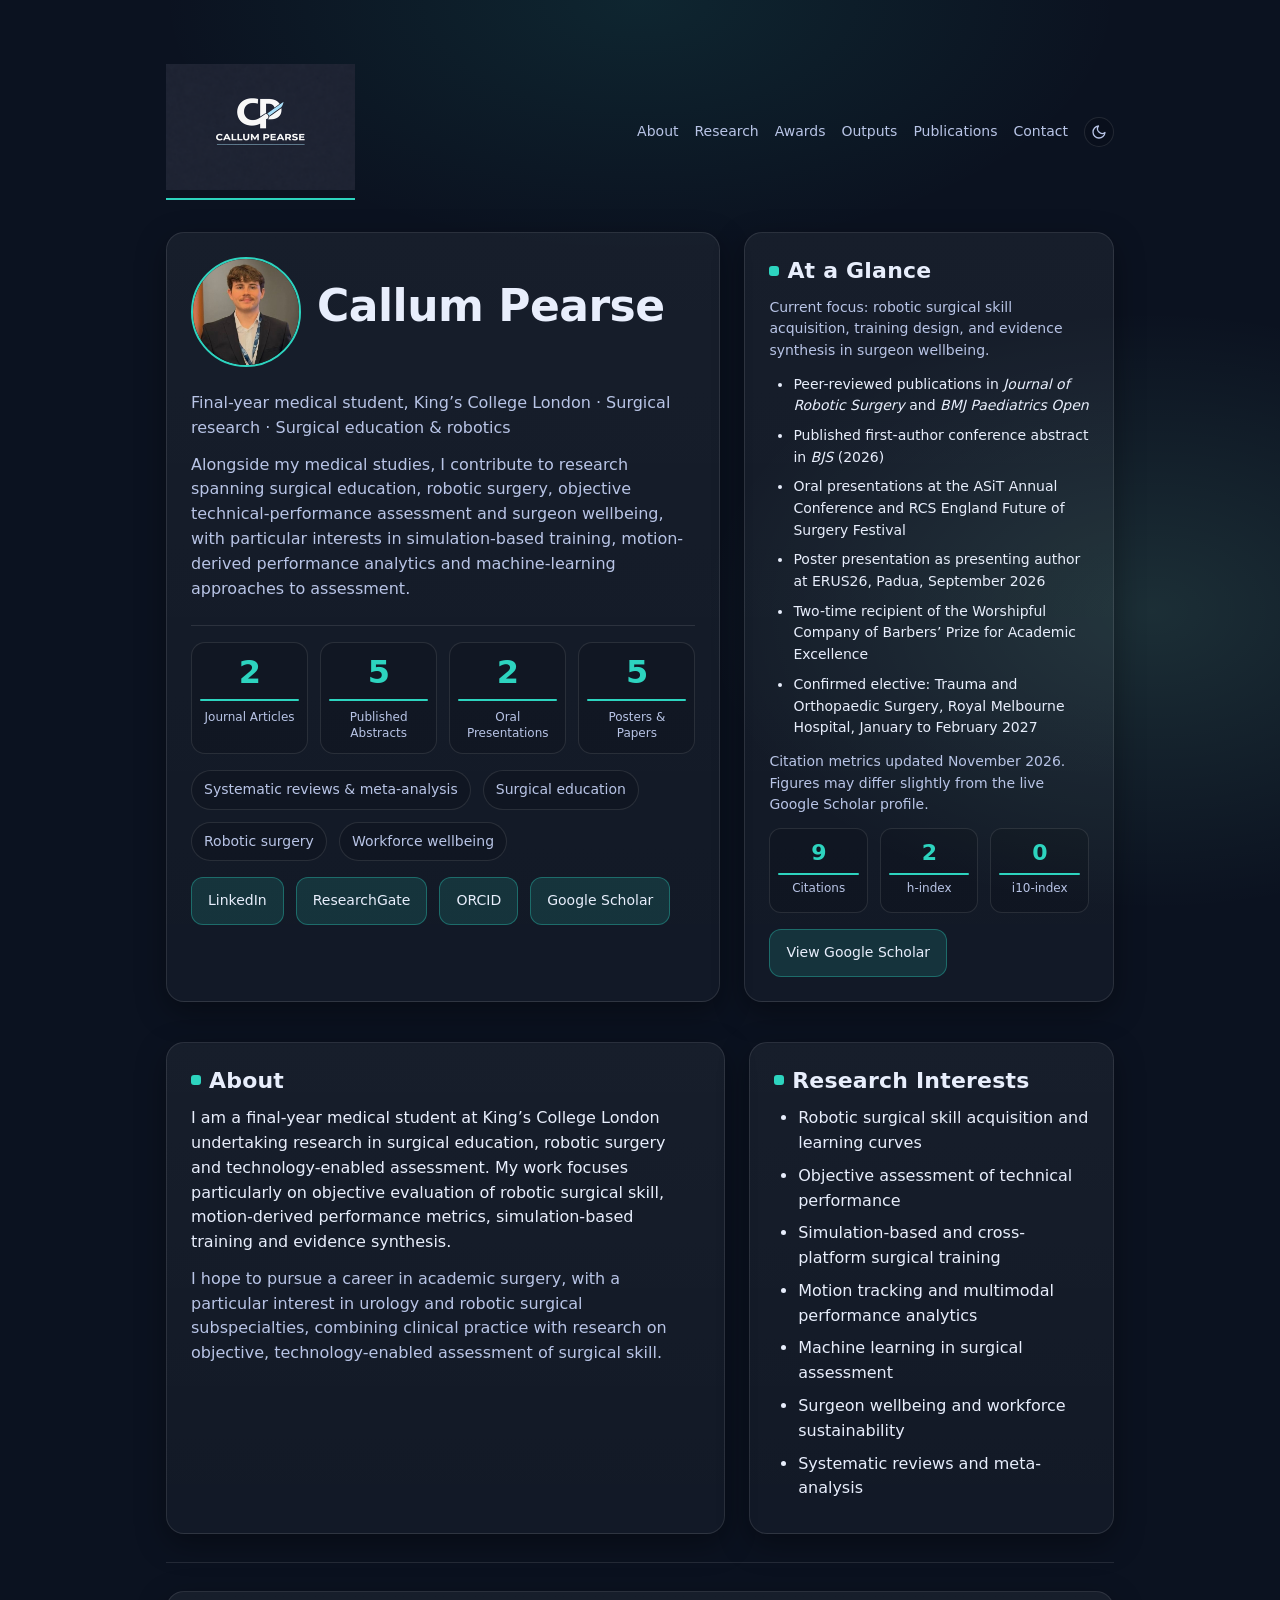
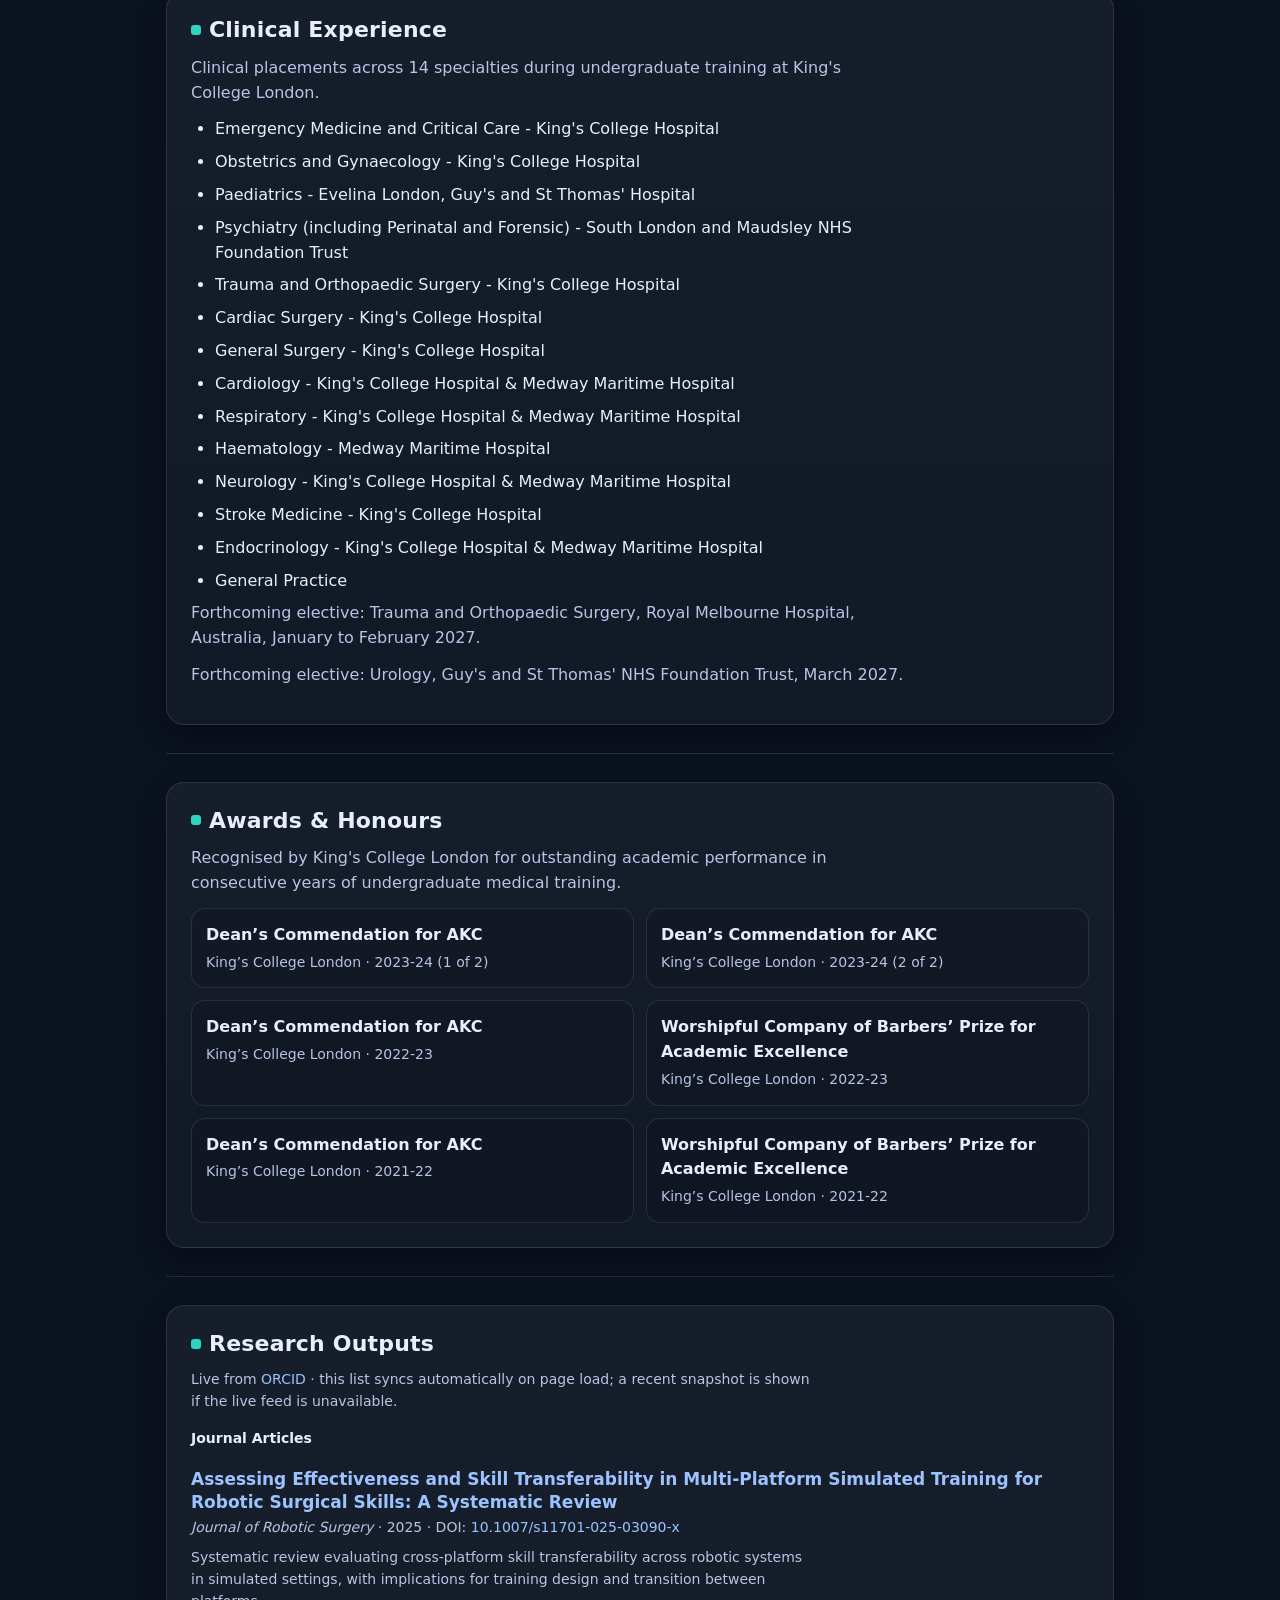
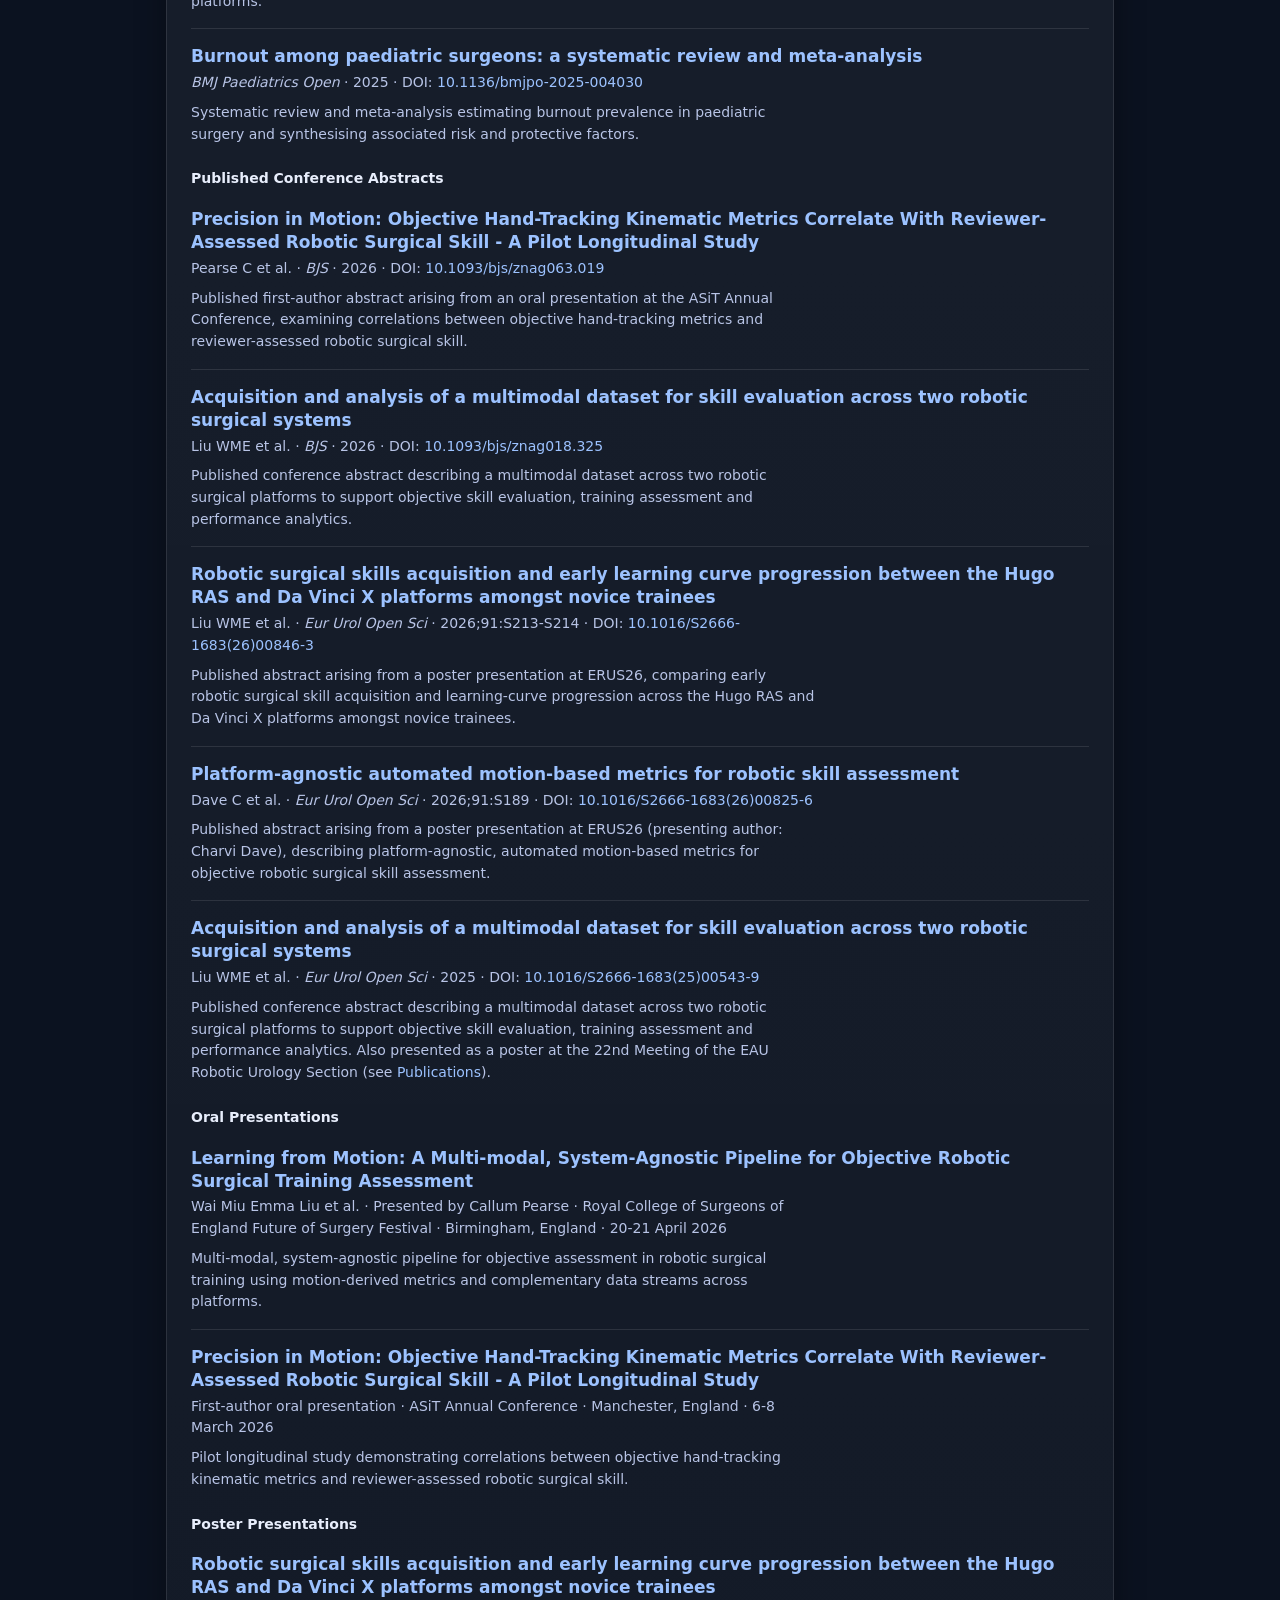
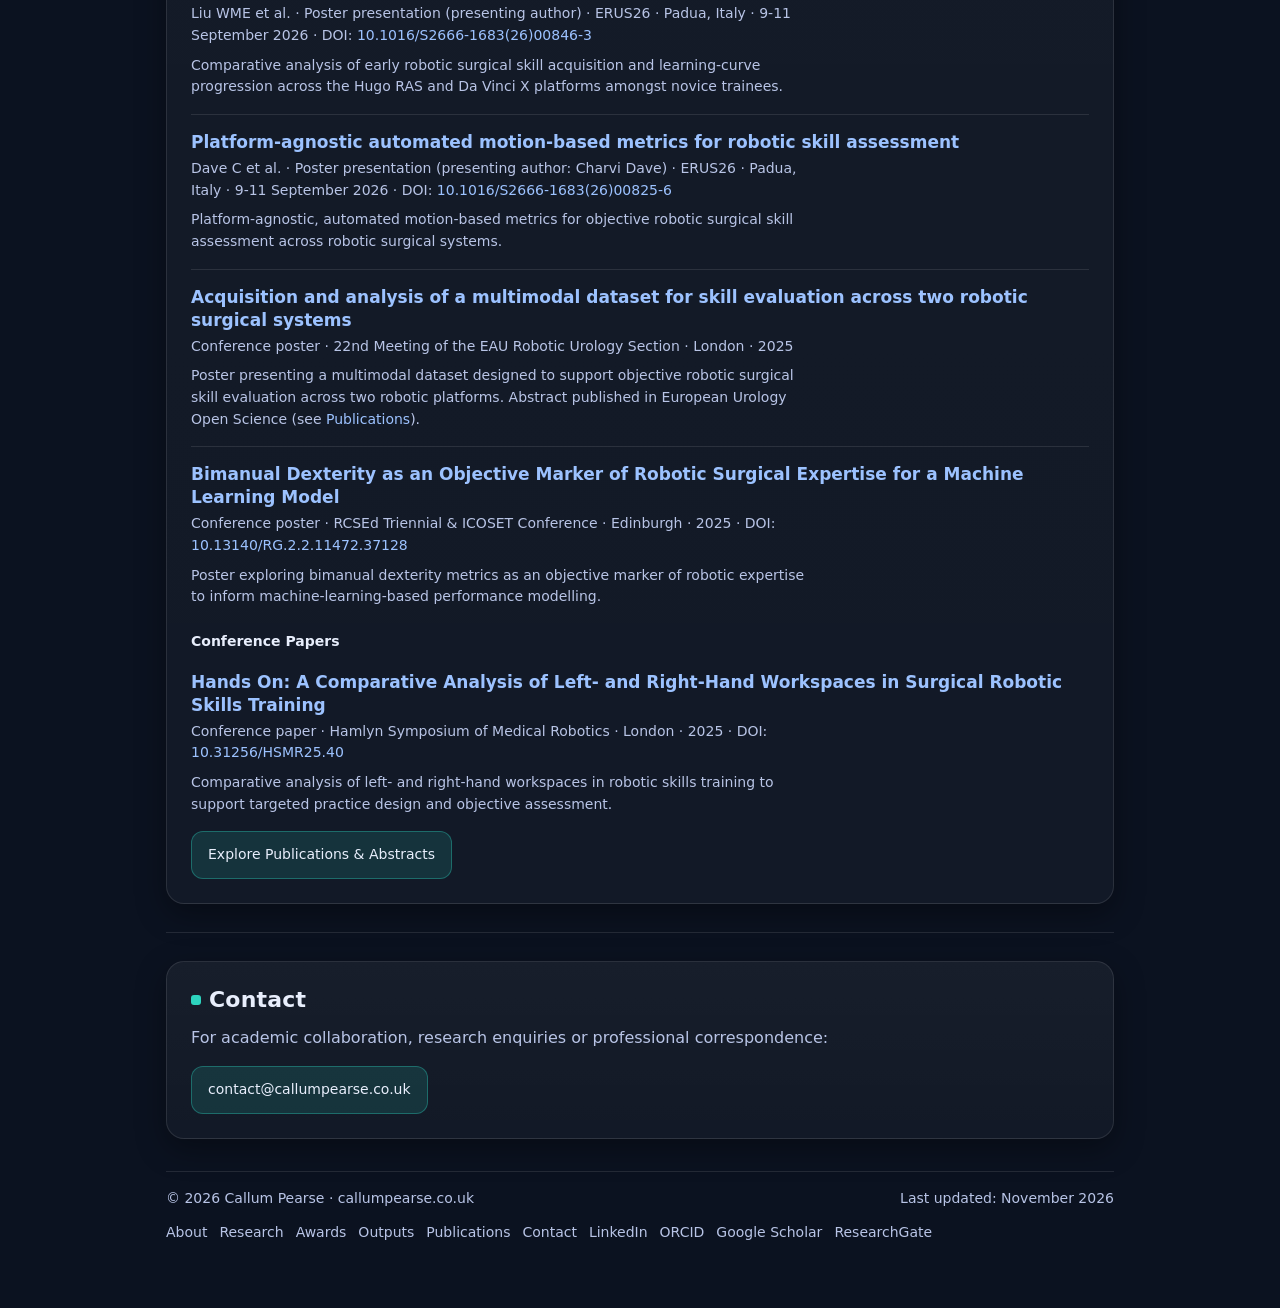
<file: index.html>
<!DOCTYPE html>
<html lang="en-GB">
<head>
  <meta charset="UTF-8" />
  <meta name="viewport" content="width=device-width, initial-scale=1.0" />

  <title>Callum Pearse - Robotic Surgery Research, King's College London</title>

  <!-- Edit this whenever page content is updated -->
  <script>
    const lastUpdated = "November 2026";
  </script>

  <!-- Shared theme: applies a saved theme choice before first paint, wires up the toggle -->
  <script src="/assets/theme.js"></script>
  <link rel="stylesheet" href="/assets/theme.css">

  <meta
    name="description"
    content="Medical student at King's College London researching objective assessment of robotic surgical skill. Publications, presentations, awards and clinical experience"
  />

  <meta name="author" content="Callum Pearse">
  <meta name="theme-color" content="#0b1220">
  <meta name="color-scheme" content="light dark">

  <!-- Canonical -->
  <link rel="canonical" href="https://callumpearse.co.uk/" />

  <!-- Open Graph -->
  <meta property="og:type" content="profile">
  <meta property="og:title" content="Callum Pearse - Robotic Surgery Research, King's College London">
  <meta property="og:description" content="Medical student at King's College London researching objective assessment of robotic surgical skill. Publications, presentations, awards and clinical experience">
  <meta property="og:url" content="https://callumpearse.co.uk/">
  <meta property="og:image" content="https://callumpearse.co.uk/assets/og-card.png">
  <meta property="og:image:width" content="1200">
  <meta property="og:image:height" content="630">
  <meta property="og:image:alt" content="Callum Pearse, final-year medical student and surgical researcher">
  <meta property="og:site_name" content="Callum Pearse">
  <meta property="og:locale" content="en_GB">
  <meta property="profile:first_name" content="Callum">
  <meta property="profile:last_name" content="Pearse">

  <!-- Twitter / X -->
  <meta name="twitter:card" content="summary_large_image">
  <meta name="twitter:title" content="Callum Pearse - Robotic Surgery Research, King's College London">
  <meta name="twitter:description" content="Medical student at King's College London researching objective assessment of robotic surgical skill. Publications, presentations, awards and clinical experience">
  <meta name="twitter:image" content="https://callumpearse.co.uk/assets/og-card.png">
  <meta name="twitter:image:alt" content="Callum Pearse, final-year medical student and surgical researcher">

  <!-- Icons -->
  <link rel="icon" href="/assets/favicon.ico" sizes="any">
  <link rel="icon" type="image/png" sizes="32x32" href="/assets/favicon-32.png">
  <link rel="icon" type="image/png" sizes="16x16" href="/assets/favicon-16.png">
  <link rel="apple-touch-icon" href="/assets/favicon-32.png">
  <link rel="mask-icon" href="/assets/safari-pinned-tab.svg" color="#0b1220">

  <style>
    :root{
      --radius:18px;
      --max:980px;
    }

    *{box-sizing:border-box}

    html{
      scroll-behavior:smooth;
    }

    .wrap{
      max-width:var(--max);
      margin:0 auto;
      padding:var(--space-6) var(--space-4) var(--space-8);
    }

    header{
      padding:var(--space-6) 0 var(--space-4);
    }

    .nav{
      display:flex;
      justify-content:space-between;
      align-items:center;
      gap:var(--space-5);
      margin-bottom:var(--space-6);
    }

    .nav-left img{
      height:126px;
      width:auto;
      max-width:960px;
      object-fit:contain;
      display:block;
    }

    .nav-right{
      display:flex;
      align-items:center;
      gap:var(--space-4);
      flex-wrap:wrap;
      font-size:var(--fs-small);
    }

    .nav a{
      color:var(--muted);
    }

    .nav a:hover{
      color:var(--text);
      text-decoration:none;
    }

    @media (max-width:1000px){
      .nav-left img{
        height:108px;
        max-width:820px;
      }
    }

    @media (max-width:650px){
      .nav{
        flex-direction:column;
        align-items:flex-start;
        gap:var(--space-3);
      }

      .nav-left img{
        height:96px;
        max-width:100%;
      }

      .nav-right{
        gap:var(--space-3);
      }
    }

    .hero{
      display:grid;
      grid-template-columns:1.2fr .8fr;
      gap:var(--space-5);
      align-items:stretch;
    }

    @media (max-width:860px){
      .hero{
        grid-template-columns:1fr;
      }
    }

    /* Award entries flow 2-up left-to-right instead of stacking, since the
       card is full-width (own row via grid-column:1/-1) with plenty of
       room. Scoped to #awards specifically - .list is shared site-wide
       (Outputs items, publications.html) and stays a single-column stack
       everywhere else. An odd final entry just occupies the first column
       of its row on its own, which needs no extra CSS. */
    #awards .list{
      display:grid;
      grid-template-columns:repeat(2, 1fr);
      gap:var(--space-3);
    }

    @media (max-width:768px){
      #awards .list{
        grid-template-columns:1fr;
      }
    }

    /* Below ~400px the avatar+name flex row doesn't leave enough space for
       46px text next to a 110px avatar. Shrink both the avatar and the
       headline so they fit without needing to restructure the layout. */
    @media (max-width:400px){
      .profile img{
        width:80px;
        height:80px;
      }

      .profile{
        gap:var(--space-3);
      }
    }

    .profile{
      display:flex;
      gap:var(--space-4);
      align-items:center;
      margin-bottom:var(--space-5);
    }

    .profile img{
      width:110px;
      height:110px;
      border-radius:50%;
      object-fit:cover;
      border:2px solid var(--accent);
      background:var(--avatar-bg);
      flex:0 0 auto;
    }

    .subtitle{
      margin:0 0 var(--space-3);
      color:var(--muted);
      font-size:var(--fs-base);
    }

    .stats{
      display:grid;
      grid-template-columns:repeat(4,1fr);
      gap:var(--space-3);
      margin-top:var(--space-5);
      padding-top:var(--space-4);
      border-top:1px solid var(--border);
    }

    .stat{
      min-width:0;
      padding:var(--space-3) var(--space-2);
      border:1px solid var(--border);
      border-radius:14px;
      background:var(--inset-bg);
      text-align:center;
    }

    .stat-number{
      display:block;
      color:var(--accent);
      font-size:var(--fs-h1);
      font-weight:800;
      line-height:1.1;
      letter-spacing:-0.5px;
    }

    .stat-label{
      display:block;
      margin-top:var(--space-2);
      color:var(--muted);
      font-size:var(--fs-xs);
      line-height:var(--lh-snug);
    }

    .count-bar{
      display:block;
      width:100%;
      height:2px;
      margin-top:var(--space-2);
      border-radius:2px;
      background:var(--accent);
    }

    @keyframes stat-pulse{
      0%{
        text-shadow:0 0 0 rgba(var(--accent-rgb),0);
      }
      35%{
        text-shadow:0 0 14px rgba(var(--accent-rgb),.85);
      }
      100%{
        text-shadow:0 0 0 rgba(var(--accent-rgb),0);
      }
    }

    @media (prefers-reduced-motion: no-preference){
      .stat-number.count-pulse,
      .scholar-metric strong.count-pulse{
        animation:stat-pulse 450ms ease-out;
      }
    }

    @media (max-width:650px){
      .stats{
        grid-template-columns:1fr 1fr;
      }
    }

    .badges{
      display:flex;
      flex-wrap:wrap;
      gap:var(--space-3);
      margin-top:var(--space-4);
    }

    .badge{
      font-size:var(--fs-small);
      padding:var(--space-2) var(--space-3);
      border:1px solid var(--border);
      border-radius:999px;
      color:var(--muted);
      background:var(--inset-bg);
    }

    .grid{
      display:grid;
      grid-template-columns:repeat(5,1fr);
      gap:var(--space-5);
      margin-top:var(--space-5);
    }

    #about{
      grid-column:span 3;
    }

    #research{
      grid-column:span 2;
    }

    @media (max-width:860px){
      .grid{
        grid-template-columns:1fr;
      }

      #about,
      #research{
        grid-column:auto;
      }
    }

    .item strong{
      display:block;
      margin-bottom:var(--space-1);
    }

    /* Titles in the Research Outputs list sit on the entry-title step */
    #outputs .item strong{
      font-size:var(--fs-h3);
      line-height:var(--lh-snug);
    }

    /* Category headings inside Research Outputs (static list and live ORCID list) */
    #outputs h3{
      margin:var(--space-5) 0 var(--space-2);
    }

    #outputs-live > h3:first-child,
    #outputs-fallback > h3:first-child{
      margin-top:var(--space-3);
    }

    #outputs h2 + p{
      margin:var(--space-1) 0 var(--space-4);
    }

    aside ul + p{
      margin-top:var(--space-3);
    }

    .summary{
      margin:0;
      max-width:var(--measure);
      color:var(--muted);
      font-size:var(--fs-small);
    }

    .scholar-metrics{
      display:grid;
      grid-template-columns:repeat(3,1fr);
      gap:var(--space-3);
      margin-top:var(--space-3);
    }

    .scholar-metric{
      padding:var(--space-3) var(--space-2);
      border:1px solid var(--border);
      border-radius:12px;
      background:var(--inset-bg);
      text-align:center;
    }

    .scholar-metric strong{
      display:block;
      color:var(--accent);
      font-size:var(--fs-h2);
      font-weight:800;
      line-height:1.1;
      letter-spacing:-0.5px;
    }

    .scholar-metric span{
      color:var(--muted);
      font-size:var(--fs-xs);
    }

    @media (prefers-reduced-motion:reduce){
      html{
        scroll-behavior:auto;
      }
    }
  </style>

  <!-- Structured data: WebSite -->
  <script type="application/ld+json">
  {
    "@context":"https://schema.org",
    "@type":"WebSite",
    "@id":"https://callumpearse.co.uk/#website",
    "url":"https://callumpearse.co.uk/",
    "name":"Callum Pearse",
    "alternateName":"Callum Pearse Academic Website",
    "publisher":{
      "@id":"https://callumpearse.co.uk/#callum-pearse"
    }
  }
  </script>

  <!-- Structured data: ProfilePage -->
  <script type="application/ld+json">
  {
    "@context":"https://schema.org",
    "@type":"ProfilePage",
    "@id":"https://callumpearse.co.uk/#profile-page",
    "url":"https://callumpearse.co.uk/",
    "name":"Callum Pearse - Robotic Surgery Research, King's College London",
    "description":"Academic profile of Callum Pearse, a final-year medical student at King’s College London undertaking research in robotic surgery, surgical education, simulation-based training and objective performance assessment.",
    "dateModified":"2026-11-17",
    "isPartOf":{
      "@id":"https://callumpearse.co.uk/#website"
    },
    "mainEntity":{
      "@id":"https://callumpearse.co.uk/#callum-pearse"
    }
  }
  </script>

  <!-- Structured data: Person -->
  <script type="application/ld+json">
  {
    "@context":"https://schema.org",
    "@type":"Person",
    "@id":"https://callumpearse.co.uk/#callum-pearse",
    "name":"Callum Pearse",
    "givenName":"Callum",
    "familyName":"Pearse",
    "url":"https://callumpearse.co.uk/",
    "image":"https://callumpearse.co.uk/assets/headshot.jpg",
    "email":"mailto:contact@callumpearse.co.uk",
    "jobTitle":"Final-Year Medical Student",
    "affiliation":{
      "@type":"CollegeOrUniversity",
      "name":"King's College London",
      "url":"https://www.kcl.ac.uk"
    },
    "award":[
      "Dean’s Commendation for AKC, 2021-22",
      "Worshipful Company of Barbers’ Prize for Academic Excellence, 2021-22",
      "Dean’s Commendation for AKC, 2022-23",
      "Worshipful Company of Barbers’ Prize for Academic Excellence, 2022-23",
      "Dean’s Commendation for AKC, 2023-24 (1 of 2)",
      "Dean’s Commendation for AKC, 2023-24 (2 of 2)"
    ],
    "knowsAbout":[
      "Surgical education",
      "Robotic surgery",
      "Robotic surgical training",
      "Simulation-based training",
      "Technical skill acquisition",
      "Objective performance assessment",
      "Surgical skill assessment",
      "Motion-derived performance analytics",
      "Machine learning in surgical assessment",
      "Surgeon wellbeing",
      "Workforce sustainability",
      "Systematic reviews",
      "Meta-analysis"
    ],
    "sameAs":[
      "https://www.linkedin.com/in/callum-pearse-/",
      "https://www.researchgate.net/profile/Callum-Pearse-3",
      "https://orcid.org/0009-0000-7396-7595",
      "https://scholar.google.com/citations?user=3UxZCKIAAAAJ&hl=en"
    ]
  }
  </script>

  <!-- Structured data: Journal of Robotic Surgery article -->
  <script type="application/ld+json">
  {
    "@context":"https://schema.org",
    "@type":"ScholarlyArticle",
    "@id":"https://doi.org/10.1007/s11701-025-03090-x",
    "name":"Assessing Effectiveness and Skill Transferability in Multi-Platform Simulated Training for Robotic Surgical Skills: A Systematic Review",
    "headline":"Assessing Effectiveness and Skill Transferability in Multi-Platform Simulated Training for Robotic Surgical Skills: A Systematic Review",
    "url":"https://doi.org/10.1007/s11701-025-03090-x",
    "identifier":"https://doi.org/10.1007/s11701-025-03090-x",
    "datePublished":"2025",
    "isPartOf":{
      "@type":"Periodical",
      "name":"Journal of Robotic Surgery"
    },
    "author":[
      {
        "@type":"Person",
        "@id":"https://callumpearse.co.uk/#callum-pearse",
        "name":"Callum Pearse"
      }
    ]
  }
  </script>

  <!-- Structured data: BMJ Paediatrics Open article -->
  <script type="application/ld+json">
  {
    "@context":"https://schema.org",
    "@type":"ScholarlyArticle",
    "@id":"https://doi.org/10.1136/bmjpo-2025-004030",
    "name":"Burnout among paediatric surgeons: a systematic review and meta-analysis",
    "headline":"Burnout among paediatric surgeons: a systematic review and meta-analysis",
    "url":"https://doi.org/10.1136/bmjpo-2025-004030",
    "identifier":"https://doi.org/10.1136/bmjpo-2025-004030",
    "datePublished":"2025",
    "isPartOf":{
      "@type":"Periodical",
      "name":"BMJ Paediatrics Open"
    },
    "author":[
      {
        "@type":"Person",
        "@id":"https://callumpearse.co.uk/#callum-pearse",
        "name":"Callum Pearse"
      }
    ]
  }
  </script>

  <!-- Structured data: published ASiT abstract -->
  <script type="application/ld+json">
  {
    "@context":"https://schema.org",
    "@type":"ScholarlyArticle",
    "@id":"https://doi.org/10.1093/bjs/znag063.019",
    "name":"Precision in Motion: Objective Hand-Tracking Kinematic Metrics Correlate With Reviewer-Assessed Robotic Surgical Skill - A Pilot Longitudinal Study",
    "headline":"Precision in Motion: Objective Hand-Tracking Kinematic Metrics Correlate With Reviewer-Assessed Robotic Surgical Skill - A Pilot Longitudinal Study",
    "url":"https://doi.org/10.1093/bjs/znag063.019",
    "identifier":"https://doi.org/10.1093/bjs/znag063.019",
    "datePublished":"2026",
    "author":[
      {
        "@type":"Person",
        "@id":"https://callumpearse.co.uk/#callum-pearse",
        "name":"Callum Pearse"
      },
      {"@type":"Person","name":"Charvi Dave"},
      {"@type":"Person","name":"Wai Miu Emma Liu"},
      {"@type":"Person","name":"Iman Khan"},
      {"@type":"Person","name":"R Khanna"},
      {"@type":"Person","name":"Julien Quarez"},
      {"@type":"Person","name":"Yang Li"},
      {"@type":"Person","name":"Ben Challacombe"},
      {"@type":"Person","name":"Prokar Dasgupta"},
      {"@type":"Person","name":"Alejandro Granados"},
      {"@type":"Person","name":"Nicholas Raison"}
    ],
    "isPartOf":{
      "@type":"Periodical",
      "name":"BJS"
    }
  }
  </script>

  <!-- Structured data: multimodal dataset abstract in BJS -->
  <script type="application/ld+json">
  {
    "@context":"https://schema.org",
    "@type":"ScholarlyArticle",
    "@id":"https://doi.org/10.1093/bjs/znag018.325",
    "name":"Acquisition and analysis of a multimodal dataset for skill evaluation across two robotic surgical systems",
    "headline":"Acquisition and analysis of a multimodal dataset for skill evaluation across two robotic surgical systems",
    "url":"https://doi.org/10.1093/bjs/znag018.325",
    "identifier":"https://doi.org/10.1093/bjs/znag018.325",
    "datePublished":"2026",
    "author":[
      {"@type":"Person","name":"Wai Miu Emma Liu"},
      {"@type":"Person","name":"Charvi Dave"},
      {
        "@type":"Person",
        "@id":"https://callumpearse.co.uk/#callum-pearse",
        "name":"Callum Pearse"
      },
      {"@type":"Person","name":"Julien Quarez"},
      {"@type":"Person","name":"Alejandro Granados"},
      {"@type":"Person","name":"Ben Challacombe"},
      {"@type":"Person","name":"Prokar Dasgupta"},
      {"@type":"Person","name":"Nicholas Raison"}
    ],
    "isPartOf":{
      "@type":"Periodical",
      "name":"BJS"
    }
  }
  </script>

  <!-- Structured data: multimodal dataset abstract in European Urology Open Science -->
  <script type="application/ld+json">
  {
    "@context":"https://schema.org",
    "@type":"ScholarlyArticle",
    "@id":"https://doi.org/10.1016/S2666-1683(25)00543-9",
    "name":"Acquisition and analysis of a multimodal dataset for skill evaluation across two robotic surgical systems",
    "headline":"Acquisition and analysis of a multimodal dataset for skill evaluation across two robotic surgical systems",
    "url":"https://doi.org/10.1016/S2666-1683(25)00543-9",
    "identifier":"https://doi.org/10.1016/S2666-1683(25)00543-9",
    "datePublished":"2025",
    "author":[
      {"@type":"Person","name":"Wai Miu Emma Liu"},
      {"@type":"Person","name":"Charvi Dave"},
      {
        "@type":"Person",
        "@id":"https://callumpearse.co.uk/#callum-pearse",
        "name":"Callum Pearse"
      },
      {"@type":"Person","name":"Yang Li"},
      {"@type":"Person","name":"Julien Quarez"},
      {"@type":"Person","name":"Alejandro Granados Martinez"},
      {"@type":"Person","name":"Ben Challacombe"},
      {"@type":"Person","name":"Prokar Dasgupta"},
      {"@type":"Person","name":"Nicholas Raison"}
    ],
    "isPartOf":{
      "@type":"Periodical",
      "name":"European Urology Open Science"
    }
  }
  </script>

  <!-- Structured data: ERUS26 Hugo RAS and Da Vinci X abstract in European Urology Open Science -->
  <script type="application/ld+json">
  {
    "@context":"https://schema.org",
    "@type":"ScholarlyArticle",
    "@id":"https://doi.org/10.1016/S2666-1683(26)00846-3",
    "name":"Robotic surgical skills acquisition and early learning curve progression between the Hugo RAS and Da Vinci X platforms amongst novice trainees",
    "headline":"Robotic surgical skills acquisition and early learning curve progression between the Hugo RAS and Da Vinci X platforms amongst novice trainees",
    "url":"https://doi.org/10.1016/S2666-1683(26)00846-3",
    "identifier":"https://doi.org/10.1016/S2666-1683(26)00846-3",
    "datePublished":"2026",
    "author":[
      {"@type":"Person","name":"Wai Miu Emma Liu"},
      {"@type":"Person","name":"Charvi Dave"},
      {
        "@type":"Person",
        "@id":"https://callumpearse.co.uk/#callum-pearse",
        "name":"Callum Pearse"
      },
      {"@type":"Person","name":"Iman Khan"},
      {"@type":"Person","name":"Yang Li"},
      {"@type":"Person","name":"Julien Quarez"},
      {"@type":"Person","name":"Alejandro Granados"},
      {"@type":"Person","name":"Ben Challacombe"},
      {"@type":"Person","name":"Prokar Dasgupta"},
      {"@type":"Person","name":"Nicholas Raison"}
    ],
    "isPartOf":{
      "@type":"Periodical",
      "name":"European Urology Open Science"
    }
  }
  </script>

  <!-- Structured data: ERUS26 platform-agnostic metrics abstract in European Urology Open Science -->
  <script type="application/ld+json">
  {
    "@context":"https://schema.org",
    "@type":"ScholarlyArticle",
    "@id":"https://doi.org/10.1016/S2666-1683(26)00825-6",
    "name":"Platform-agnostic automated motion-based metrics for robotic skill assessment",
    "headline":"Platform-agnostic automated motion-based metrics for robotic skill assessment",
    "url":"https://doi.org/10.1016/S2666-1683(26)00825-6",
    "identifier":"https://doi.org/10.1016/S2666-1683(26)00825-6",
    "datePublished":"2026",
    "author":[
      {"@type":"Person","name":"Charvi Dave"},
      {"@type":"Person","name":"Wai Miu Emma Liu"},
      {
        "@type":"Person",
        "@id":"https://callumpearse.co.uk/#callum-pearse",
        "name":"Callum Pearse"
      },
      {"@type":"Person","name":"Iman Khan"},
      {"@type":"Person","name":"Yang Li"},
      {"@type":"Person","name":"Julien Quarez"},
      {"@type":"Person","name":"Alejandro Granados"},
      {"@type":"Person","name":"Ben Challacombe"},
      {"@type":"Person","name":"Prokar Dasgupta"},
      {"@type":"Person","name":"Nicholas Raison"}
    ],
    "isPartOf":{
      "@type":"Periodical",
      "name":"European Urology Open Science"
    }
  }
  </script>
</head>

<body>
<a class="skip-link" href="#main">Skip to main content</a>

<div class="wrap">

<header>
  <nav class="nav" aria-label="Primary navigation">
    <div class="nav-left">
      <a href="/" aria-label="Callum Pearse homepage">
        <img src="/assets/logo.png" alt="" width="378" height="252" fetchpriority="high">
      </a>
    </div>

    <div class="nav-right">
      <a href="#about">About</a>
      <a href="#research">Research</a>
      <a href="#awards">Awards</a>
      <a href="#outputs">Outputs</a>
      <a href="/publications.html">Publications</a>
      <a href="#contact">Contact</a>
      <button
        type="button"
        id="theme-toggle"
        class="theme-toggle"
        aria-label="Light theme"
        aria-pressed="false"
      >
        <svg class="icon-moon" viewBox="0 0 24 24" fill="none" stroke="currentColor" stroke-width="2" stroke-linecap="round" stroke-linejoin="round" aria-hidden="true">
          <path d="M21 12.79A9 9 0 1 1 11.21 3 7 7 0 0 0 21 12.79z"></path>
        </svg>
        <svg class="icon-sun" viewBox="0 0 24 24" fill="none" stroke="currentColor" stroke-width="2" stroke-linecap="round" stroke-linejoin="round" aria-hidden="true">
          <circle cx="12" cy="12" r="4"></circle>
          <path d="M12 2v2M12 20v2M4.93 4.93l1.41 1.41M17.66 17.66l1.41 1.41M2 12h2M20 12h2M4.93 19.07l1.41-1.41M17.66 6.34l1.41-1.41"></path>
        </svg>
      </button>
    </div>
  </nav>

  <div class="hero">
    <section class="card">
      <div class="profile">
        <img
          src="/assets/headshot.jpg"
          alt="Headshot of Callum Pearse"
          width="110"
          height="110"
          fetchpriority="high"
        >
        <h1>Callum Pearse</h1>
      </div>

      <p class="subtitle">
        Final-year medical student, King’s College London · Surgical research · Surgical education &amp; robotics
      </p>

      <p class="muted">
        Alongside my medical studies, I contribute to research spanning surgical education, robotic surgery,
        objective technical-performance assessment and surgeon wellbeing, with particular interests in
        simulation-based training, motion-derived performance analytics and machine-learning approaches
        to assessment.
      </p>

      <div class="stats" aria-label="Research output summary">
        <div class="stat">
          <span class="stat-number">2</span>
          <span class="count-bar" aria-hidden="true"></span>
          <span class="stat-label">Journal Articles</span>
        </div>

        <div class="stat">
          <span class="stat-number">5</span>
          <span class="count-bar" aria-hidden="true"></span>
          <span class="stat-label">Published Abstracts</span>
        </div>

        <div class="stat">
          <span class="stat-number">2</span>
          <span class="count-bar" aria-hidden="true"></span>
          <span class="stat-label">Oral Presentations</span>
        </div>

        <div class="stat">
          <span class="stat-number">5</span>
          <span class="count-bar" aria-hidden="true"></span>
          <span class="stat-label">Posters &amp; Papers</span>
        </div>
      </div>

      <div class="badges">
        <span class="badge">Systematic reviews &amp; meta-analysis</span>
        <span class="badge">Surgical education</span>
        <span class="badge">Robotic surgery</span>
        <span class="badge">Workforce wellbeing</span>
      </div>

      <div class="btnrow">
        <a class="btn" rel="me" href="https://www.linkedin.com/in/callum-pearse-/">LinkedIn</a>
        <a class="btn" rel="me" href="https://www.researchgate.net/profile/Callum-Pearse-3">ResearchGate</a>
        <a class="btn" rel="me" href="https://orcid.org/0009-0000-7396-7595">ORCID</a>
        <a class="btn" rel="me" href="https://scholar.google.com/citations?user=3UxZCKIAAAAJ&amp;hl=en">Google Scholar</a>
      </div>
    </section>

    <aside class="card">
      <h2>At a Glance</h2>

      <p class="small muted">
        Current focus: robotic surgical skill acquisition, training design, and evidence synthesis in surgeon wellbeing.
      </p>

      <ul class="small">
        <li>Peer-reviewed publications in <em>Journal of Robotic Surgery</em> and <em>BMJ Paediatrics Open</em></li>
        <li>Published first-author conference abstract in <em>BJS</em> (2026)</li>
        <li>Oral presentations at the ASiT Annual Conference and RCS England Future of Surgery Festival</li>
        <li>Poster presentation as presenting author at ERUS26, Padua, September 2026</li>
        <li>Two-time recipient of the Worshipful Company of Barbers’ Prize for Academic Excellence</li>
        <li>Confirmed elective: Trauma and Orthopaedic Surgery, Royal Melbourne Hospital, January to February 2027</li>
      </ul>

      <p class="small muted">
        Citation metrics updated November 2026. Figures may differ slightly from the live Google Scholar profile.
      </p>

      <div class="scholar-metrics" aria-label="Google Scholar citation metrics">
        <div class="scholar-metric">
          <strong>9</strong>
          <span class="count-bar" aria-hidden="true"></span>
          <span>Citations</span>
        </div>

        <div class="scholar-metric">
          <strong>2</strong>
          <span class="count-bar" aria-hidden="true"></span>
          <span>h-index</span>
        </div>

        <div class="scholar-metric">
          <strong>0</strong>
          <span class="count-bar" aria-hidden="true"></span>
          <span>i10-index</span>
        </div>
      </div>

      <div class="btnrow">
        <a
          class="btn"
          rel="me"
          href="https://scholar.google.com/citations?user=3UxZCKIAAAAJ&amp;hl=en"
        >
          View Google Scholar
        </a>
      </div>
    </aside>
  </div>
</header>

<main class="grid" id="main" tabindex="-1">
  <section id="about" class="card">
    <h2>About</h2>

    <p>
      I am a final-year medical student at King’s College London undertaking research in surgical education,
      robotic surgery and technology-enabled assessment. My work focuses particularly on objective evaluation
      of robotic surgical skill, motion-derived performance metrics, simulation-based training and evidence synthesis.
    </p>

    <p class="muted">
      I hope to pursue a career in academic surgery, with a particular interest in urology and robotic surgical
      subspecialties, combining clinical practice with research on objective, technology-enabled assessment
      of surgical skill.
    </p>
  </section>

  <section id="research" class="card">
    <h2>Research Interests</h2>

    <ul>
      <li>Robotic surgical skill acquisition and learning curves</li>
      <li>Objective assessment of technical performance</li>
      <li>Simulation-based and cross-platform surgical training</li>
      <li>Motion tracking and multimodal performance analytics</li>
      <li>Machine learning in surgical assessment</li>
      <li>Surgeon wellbeing and workforce sustainability</li>
      <li>Systematic reviews and meta-analysis</li>
    </ul>
  </section>

  <div class="divider" aria-hidden="true"></div>

  <section id="clinical-experience" class="card" style="grid-column:1 / -1;">
    <h2>Clinical Experience</h2>
    <p class="muted">Clinical placements across 14 specialties during undergraduate training at King's College London.</p>

    <ul>
      <li>Emergency Medicine and Critical Care - King's College Hospital</li>
      <li>Obstetrics and Gynaecology - King's College Hospital</li>
      <li>Paediatrics - Evelina London, Guy's and St Thomas' Hospital</li>
      <li>Psychiatry (including Perinatal and Forensic) - South London and Maudsley NHS Foundation Trust</li>
      <li>Trauma and Orthopaedic Surgery - King's College Hospital</li>
      <li>Cardiac Surgery - King's College Hospital</li>
      <li>General Surgery - King's College Hospital</li>
      <li>Cardiology - King's College Hospital & Medway Maritime Hospital</li>
      <li>Respiratory - King's College Hospital & Medway Maritime Hospital</li>
      <li>Haematology - Medway Maritime Hospital</li>
      <li>Neurology - King's College Hospital & Medway Maritime Hospital</li>
      <li>Stroke Medicine - King's College Hospital</li>
      <li>Endocrinology - King's College Hospital & Medway Maritime Hospital</li>
      <li>General Practice</li>
    </ul>

    <p class="muted">Forthcoming elective: Trauma and Orthopaedic Surgery, Royal Melbourne Hospital, Australia, January to February 2027.</p>
    <p class="muted">Forthcoming elective: Urology, Guy's and St Thomas' NHS Foundation Trust, March 2027.</p>
  </section>

  <div class="divider" aria-hidden="true"></div>

  <section id="awards" class="card" style="grid-column:1 / -1;">
    <h2>Awards &amp; Honours</h2>
    <p class="muted">Recognised by King's College London for outstanding academic performance in consecutive years of undergraduate medical training.</p>

    <div class="list">
      <div class="item">
        <strong>Dean’s Commendation for AKC</strong>
        <div class="meta">King’s College London · 2023-24 (1 of 2)</div>
      </div>

      <div class="item">
        <strong>Dean’s Commendation for AKC</strong>
        <div class="meta">King’s College London · 2023-24 (2 of 2)</div>
      </div>

      <div class="item">
        <strong>Dean’s Commendation for AKC</strong>
        <div class="meta">King’s College London · 2022-23</div>
      </div>

      <div class="item">
        <strong>Worshipful Company of Barbers’ Prize for Academic Excellence</strong>
        <div class="meta">King’s College London · 2022-23</div>
      </div>

      <div class="item">
        <strong>Dean’s Commendation for AKC</strong>
        <div class="meta">King’s College London · 2021-22</div>
      </div>

      <div class="item">
        <strong>Worshipful Company of Barbers’ Prize for Academic Excellence</strong>
        <div class="meta">King’s College London · 2021-22</div>
      </div>
    </div>
  </section>

  <div class="divider" aria-hidden="true"></div>

  <section id="outputs" class="card" style="grid-column:1 / -1;">
    <h2>Research Outputs</h2>

    <p class="small muted">
      Live from <a href="https://orcid.org/0009-0000-7396-7595" target="_blank" rel="noopener">ORCID</a> ·
      this list syncs automatically on page load; a recent snapshot is shown if the live feed is unavailable.
    </p>

    <div id="outputs-live" hidden></div>

    <div id="outputs-fallback">
    <h3 class="small">Journal Articles</h3>

    <div class="list">
      <div class="item">
        <strong>
          <a href="https://doi.org/10.1007/s11701-025-03090-x">
            Assessing Effectiveness and Skill Transferability in Multi-Platform Simulated Training for Robotic Surgical Skills: A Systematic Review
          </a>
        </strong>

        <div class="meta">
          <em>Journal of Robotic Surgery</em> · 2025 ·
          DOI: <a href="https://doi.org/10.1007/s11701-025-03090-x">10.1007/s11701-025-03090-x</a>
        </div>

        <p class="summary">
          Systematic review evaluating cross-platform skill transferability across robotic systems in simulated settings,
          with implications for training design and transition between platforms.
        </p>
      </div>

      <div class="item">
        <strong>
          <a href="https://doi.org/10.1136/bmjpo-2025-004030">
            Burnout among paediatric surgeons: a systematic review and meta-analysis
          </a>
        </strong>

        <div class="meta">
          <em>BMJ Paediatrics Open</em> · 2025 ·
          DOI: <a href="https://doi.org/10.1136/bmjpo-2025-004030">10.1136/bmjpo-2025-004030</a>
        </div>

        <p class="summary">
          Systematic review and meta-analysis estimating burnout prevalence in paediatric surgery and synthesising
          associated risk and protective factors.
        </p>
      </div>
    </div>

    <h3 class="small">Published Conference Abstracts</h3>

    <div class="list">
      <div class="item">
        <strong>
          <a href="https://doi.org/10.1093/bjs/znag063.019">
            Precision in Motion: Objective Hand-Tracking Kinematic Metrics Correlate With Reviewer-Assessed Robotic Surgical Skill - A Pilot Longitudinal Study
          </a>
        </strong>

        <div class="meta">
          Pearse C et&nbsp;al. · <em>BJS</em> · 2026 ·
          DOI: <a href="https://doi.org/10.1093/bjs/znag063.019">10.1093/bjs/znag063.019</a>
        </div>

        <p class="summary">
          Published first-author abstract arising from an oral presentation at the ASiT Annual Conference,
          examining correlations between objective hand-tracking metrics and reviewer-assessed robotic surgical skill.
        </p>
      </div>

      <div class="item">
        <strong>
          <a href="https://doi.org/10.1093/bjs/znag018.325">
            Acquisition and analysis of a multimodal dataset for skill evaluation across two robotic surgical systems
          </a>
        </strong>

        <div class="meta">
          Liu WME et&nbsp;al. · <em>BJS</em> · 2026 ·
          DOI: <a href="https://doi.org/10.1093/bjs/znag018.325">10.1093/bjs/znag018.325</a>
        </div>

        <p class="summary">
          Published conference abstract describing a multimodal dataset across two robotic surgical platforms
          to support objective skill evaluation, training assessment and performance analytics.
        </p>
      </div>

      <div class="item">
        <strong>
          <a href="https://doi.org/10.1016/S2666-1683(26)00846-3">
            Robotic surgical skills acquisition and early learning curve progression between the Hugo RAS and Da Vinci X platforms amongst novice trainees
          </a>
        </strong>

        <div class="meta">
          Liu WME et&nbsp;al. · <em>Eur Urol Open Sci</em> · 2026;91:S213-S214 ·
          DOI: <a href="https://doi.org/10.1016/S2666-1683(26)00846-3">10.1016/S2666-1683(26)00846-3</a>
        </div>

        <p class="summary">
          Published abstract arising from a poster presentation at ERUS26, comparing early robotic surgical skill acquisition and learning-curve progression across the
          Hugo RAS and Da Vinci X platforms amongst novice trainees.
        </p>
      </div>

      <div class="item">
        <strong>
          <a href="https://doi.org/10.1016/S2666-1683(26)00825-6">
            Platform-agnostic automated motion-based metrics for robotic skill assessment
          </a>
        </strong>

        <div class="meta">
          Dave C et&nbsp;al. · <em>Eur Urol Open Sci</em> · 2026;91:S189 ·
          DOI: <a href="https://doi.org/10.1016/S2666-1683(26)00825-6">10.1016/S2666-1683(26)00825-6</a>
        </div>

        <p class="summary">
          Published abstract arising from a poster presentation at ERUS26 (presenting author: Charvi Dave), describing platform-agnostic, automated
          motion-based metrics for objective robotic surgical skill assessment.
        </p>
      </div>

      <div class="item">
        <strong>
          <a href="https://doi.org/10.1016/S2666-1683(25)00543-9">
            Acquisition and analysis of a multimodal dataset for skill evaluation across two robotic surgical systems
          </a>
        </strong>

        <div class="meta">
          Liu WME et&nbsp;al. · <em>Eur Urol Open Sci</em> · 2025 ·
          DOI: <a href="https://doi.org/10.1016/S2666-1683(25)00543-9">10.1016/S2666-1683(25)00543-9</a>
        </div>

        <p class="summary">
          Published conference abstract describing a multimodal dataset across two robotic surgical platforms
          to support objective skill evaluation, training assessment and performance analytics. Also presented as a
          poster at the 22nd Meeting of the EAU Robotic Urology Section
          (see <a href="/publications.html#erus25-multimodal-poster">Publications</a>).
        </p>
      </div>
    </div>

    <h3 class="small">Oral Presentations</h3>

    <div class="list">
      <div class="item">
        <strong>
          <a href="/publications.html#rcs-learning-from-motion-2026">
            Learning from Motion: A Multi-modal, System-Agnostic Pipeline for Objective Robotic Surgical Training Assessment
          </a>
        </strong>

        <div class="meta">
          Wai Miu Emma Liu et&nbsp;al. · Presented by Callum Pearse ·
          Royal College of Surgeons of England Future of Surgery Festival · Birmingham, England · 20-21 April 2026
        </div>

        <p class="summary">
          Multi-modal, system-agnostic pipeline for objective assessment in robotic surgical training using
          motion-derived metrics and complementary data streams across platforms.
        </p>
      </div>

      <div class="item">
        <strong>
          <a href="/publications.html#asit-precision-in-motion-presentation">
            Precision in Motion: Objective Hand-Tracking Kinematic Metrics Correlate With Reviewer-Assessed Robotic Surgical Skill - A Pilot Longitudinal Study
          </a>
        </strong>

        <div class="meta">
          First-author oral presentation · ASiT Annual Conference · Manchester, England · 6-8 March 2026
        </div>

        <p class="summary">
          Pilot longitudinal study demonstrating correlations between objective hand-tracking kinematic metrics
          and reviewer-assessed robotic surgical skill.
        </p>
      </div>
    </div>

    <h3 class="small">Poster Presentations</h3>

    <div class="list">
      <div class="item">
        <strong>
          <a href="https://doi.org/10.1016/S2666-1683(26)00846-3">
            Robotic surgical skills acquisition and early learning curve progression between the Hugo RAS and Da Vinci X platforms amongst novice trainees
          </a>
        </strong>

        <div class="meta">
          Liu WME et&nbsp;al. · Poster presentation (presenting author) ·
          ERUS26 · Padua, Italy · 9-11 September 2026 ·
          DOI: <a href="https://doi.org/10.1016/S2666-1683(26)00846-3">10.1016/S2666-1683(26)00846-3</a>
        </div>

        <p class="summary">
          Comparative analysis of early robotic surgical skill acquisition and learning-curve progression across the
          Hugo RAS and Da Vinci X platforms amongst novice trainees.
        </p>
      </div>

      <div class="item">
        <strong>
          <a href="https://doi.org/10.1016/S2666-1683(26)00825-6">
            Platform-agnostic automated motion-based metrics for robotic skill assessment
          </a>
        </strong>

        <div class="meta">
          Dave C et&nbsp;al. · Poster presentation (presenting author: Charvi Dave) ·
          ERUS26 · Padua, Italy · 9-11 September 2026 ·
          DOI: <a href="https://doi.org/10.1016/S2666-1683(26)00825-6">10.1016/S2666-1683(26)00825-6</a>
        </div>

        <p class="summary">
          Platform-agnostic, automated motion-based metrics for objective robotic surgical skill assessment
          across robotic surgical systems.
        </p>
      </div>

      <div class="item">
        <strong>
          <a href="https://doi.org/10.1016/S2666-1683(25)00543-9">
            Acquisition and analysis of a multimodal dataset for skill evaluation across two robotic surgical systems
          </a>
        </strong>

        <div class="meta">
          Conference poster · 22nd Meeting of the EAU Robotic Urology Section · London · 2025
        </div>

        <p class="summary">
          Poster presenting a multimodal dataset designed to support objective robotic surgical skill evaluation
          across two robotic platforms. Abstract published in European Urology Open Science
          (see <a href="/publications.html#multimodal-dataset-euos-abstract">Publications</a>).
        </p>
      </div>

      <div class="item">
        <strong>
          <a href="https://doi.org/10.13140/RG.2.2.11472.37128">
            Bimanual Dexterity as an Objective Marker of Robotic Surgical Expertise for a Machine Learning Model
          </a>
        </strong>

        <div class="meta">
          Conference poster · RCSEd Triennial &amp; ICOSET Conference · Edinburgh · 2025 ·
          DOI: <a href="https://doi.org/10.13140/RG.2.2.11472.37128">10.13140/RG.2.2.11472.37128</a>
        </div>

        <p class="summary">
          Poster exploring bimanual dexterity metrics as an objective marker of robotic expertise
          to inform machine-learning-based performance modelling.
        </p>
      </div>
    </div>

    <h3 class="small">Conference Papers</h3>

    <div class="list">
      <div class="item">
        <strong>
          <a href="https://doi.org/10.31256/HSMR25.40">
            Hands On: A Comparative Analysis of Left- and Right-Hand Workspaces in Surgical Robotic Skills Training
          </a>
        </strong>

        <div class="meta">
          Conference paper · Hamlyn Symposium of Medical Robotics · London · 2025 ·
          DOI: <a href="https://doi.org/10.31256/HSMR25.40">10.31256/HSMR25.40</a>
        </div>

        <p class="summary">
          Comparative analysis of left- and right-hand workspaces in robotic skills training
          to support targeted practice design and objective assessment.
        </p>
      </div>
    </div>

    </div>

    <div class="btnrow">
      <a class="btn" href="/publications.html">Explore Publications &amp; Abstracts</a>
    </div>
  </section>

  <div class="divider" aria-hidden="true"></div>

  <section id="contact" class="card" style="grid-column:1 / -1;">
    <h2>Contact</h2>

    <p class="muted">
      For academic collaboration, research enquiries or professional correspondence:
    </p>

    <div class="btnrow">
      <a class="btn" href="mailto:contact@callumpearse.co.uk">contact@callumpearse.co.uk</a>
    </div>
  </section>
</main>

<footer>
  <div class="footer-meta">
    <span>© <span id="y">2026</span> Callum Pearse · callumpearse.co.uk</span>
    <span>Last updated: <span id="updated">November 2026</span></span>
  </div>

  <div class="footerlinks">
    <a href="#about">About</a>
    <a href="#research">Research</a>
    <a href="#awards">Awards</a>
    <a href="#outputs">Outputs</a>
    <a href="/publications.html">Publications</a>
    <a href="#contact">Contact</a>
    <a rel="me" href="https://www.linkedin.com/in/callum-pearse-/">LinkedIn</a>
    <a rel="me" href="https://orcid.org/0009-0000-7396-7595">ORCID</a>
    <a rel="me" href="https://scholar.google.com/citations?user=3UxZCKIAAAAJ&amp;hl=en">Google Scholar</a>
    <a rel="me" href="https://www.researchgate.net/profile/Callum-Pearse-3">ResearchGate</a>
  </div>
</footer>

</div>

<script>
  document.getElementById("y").textContent = new Date().getFullYear();
  document.getElementById("updated").textContent = lastUpdated;
</script>

<script>
  (function initStatCountUp() {
    if (window.matchMedia("(prefers-reduced-motion: reduce)").matches) return;

    // Hero stats and "At a Glance" citation metrics are static, hand-maintained
    // numbers, not ORCID-derived (the live ORCID feed only ever populates
    // #outputs-live separately), so reading textContent here as the count-up
    // target is always the real, complete value, never a partial/loading one.
    var COUNTER_SELECTOR = ".stat-number, .scholar-metric strong";
    var DURATION_MS = 1000;
    var STAGGER_MS = 100;
    var PULSE_CLASS = "count-pulse";

    var counters = Array.prototype.slice.call(document.querySelectorAll(COUNTER_SELECTOR));
    if (counters.length === 0) return;

    counters.forEach(function (el) {
      var target = parseInt(el.textContent, 10);
      if (isNaN(target)) return;
      el.dataset.countTarget = target;
      el.textContent = "0";

      var bar = el.parentElement.querySelector(".count-bar");
      if (bar) bar.style.width = "0%";
    });

    function easeOutCubic(t) {
      return 1 - Math.pow(1 - t, 3);
    }

    function animateCounter(el) {
      var target = parseInt(el.dataset.countTarget, 10);
      if (isNaN(target)) return;
      var bar = el.parentElement.querySelector(".count-bar");
      var start = performance.now();

      function tick(now) {
        var progress = Math.min((now - start) / DURATION_MS, 1);
        var eased = easeOutCubic(progress);
        el.textContent = Math.round(eased * target);
        if (bar) bar.style.width = eased * 100 + "%";

        if (progress < 1) {
          requestAnimationFrame(tick);
        } else {
          el.textContent = target;
          if (bar) bar.style.width = "100%";

          // Brief "arrival" flash once the number lands on its final value.
          el.classList.add(PULSE_CLASS);
          el.addEventListener("animationend", function onPulseEnd() {
            el.classList.remove(PULSE_CLASS);
            el.removeEventListener("animationend", onPulseEnd);
          });
        }
      }

      requestAnimationFrame(tick);
    }

    counters.forEach(function (el, index) {
      setTimeout(function () {
        animateCounter(el);
      }, index * STAGGER_MS);
    });
  })();
</script>

<script>
  (async function loadOrcidWorks() {
    const ORCID_ID = "0009-0000-7396-7595";
    const ORCID_WORKS_URL = `https://pub.orcid.org/v3.0/${ORCID_ID}/works`;

    const liveEl = document.getElementById("outputs-live");
    const fallbackEl = document.getElementById("outputs-fallback");
    if (!liveEl || !fallbackEl) return;

    const escapeHtml = (str) =>
      String(str).replace(/[&<>"']/g, (c) => ({
        "&": "&amp;",
        "<": "&lt;",
        ">": "&gt;",
        '"': "&quot;",
        "'": "&#39;",
      }[c]));

    try {
      const res = await fetch(ORCID_WORKS_URL, {
        headers: { Accept: "application/json" },
      });

      if (!res.ok) {
        throw new Error(`ORCID request failed: ${res.status}`);
      }

      const data = await res.json();
      const groups = Array.isArray(data.group) ? data.group : [];

      // Maps ORCID's controlled work "type" vocabulary onto the same
      // category labels used on publications.html.
      const CATEGORY_ORDER = [
        "Journal Articles",
        "Published Conference Abstracts",
        "Oral Presentations",
        "Poster Presentations",
        "Conference Papers",
        "Other Works",
      ];

      const TYPE_TO_CATEGORY = {
        "journal-article": "Journal Articles",
        "review": "Journal Articles",
        "conference-abstract": "Published Conference Abstracts",
        "lecture-speech": "Oral Presentations",
        "conference-poster": "Poster Presentations",
        "conference-paper": "Conference Papers",
      };

      const works = groups
        .map((g) => (Array.isArray(g["work-summary"]) ? g["work-summary"][0] : null))
        .filter(Boolean)
        .map((w) => {
          const title = w.title && w.title.title && w.title.title.value;
          const year = w["publication-date"] && w["publication-date"].year && w["publication-date"].year.value;
          const journal = w["journal-title"] && w["journal-title"].value;
          const category = TYPE_TO_CATEGORY[w.type] || "Other Works";

          const externalIds = (w["external-ids"] && w["external-ids"]["external-id"]) || [];
          const doiEntry = externalIds.find((id) => id["external-id-type"] === "doi");
          const url = doiEntry
            ? `https://doi.org/${doiEntry["external-id-value"]}`
            : (w.url && w.url.value) || null;

          return { title, year: year ? parseInt(year, 10) : null, journal, url, category };
        })
        .filter((w) => w.title);

      if (works.length === 0) {
        throw new Error("No ORCID works returned");
      }

      const renderItem = (w) => {
        const titleHtml = w.url
          ? `<a href="${escapeHtml(w.url)}" target="_blank" rel="noopener">${escapeHtml(w.title)}</a>`
          : escapeHtml(w.title);

        const metaParts = [];
        if (w.journal) metaParts.push(`<em>${escapeHtml(w.journal)}</em>`);
        metaParts.push(w.year ? String(w.year) : "n.d.");

        return `
          <div class="item">
            <strong>${titleHtml}</strong>
            <div class="meta">${metaParts.join(" · ")}</div>
          </div>
        `;
      };

      liveEl.innerHTML = CATEGORY_ORDER
        .map((category) => {
          const categoryWorks = works
            .filter((w) => w.category === category)
            .sort((a, b) => (b.year || 0) - (a.year || 0));

          if (categoryWorks.length === 0) return "";

          return `
            <h3 class="small">${escapeHtml(category)}</h3>
            <div class="list">
              ${categoryWorks.map(renderItem).join("")}
            </div>
          `;
        })
        .join("");

      liveEl.hidden = false;
      fallbackEl.hidden = true;
    } catch (err) {
      console.error("Falling back to static publications list:", err);
    }
  })();
</script>

<script data-goatcounter="https://callumpearse.goatcounter.com/count" async src="https://gc.zgo.at/count.js"></script>

</body>
</html>
</file>
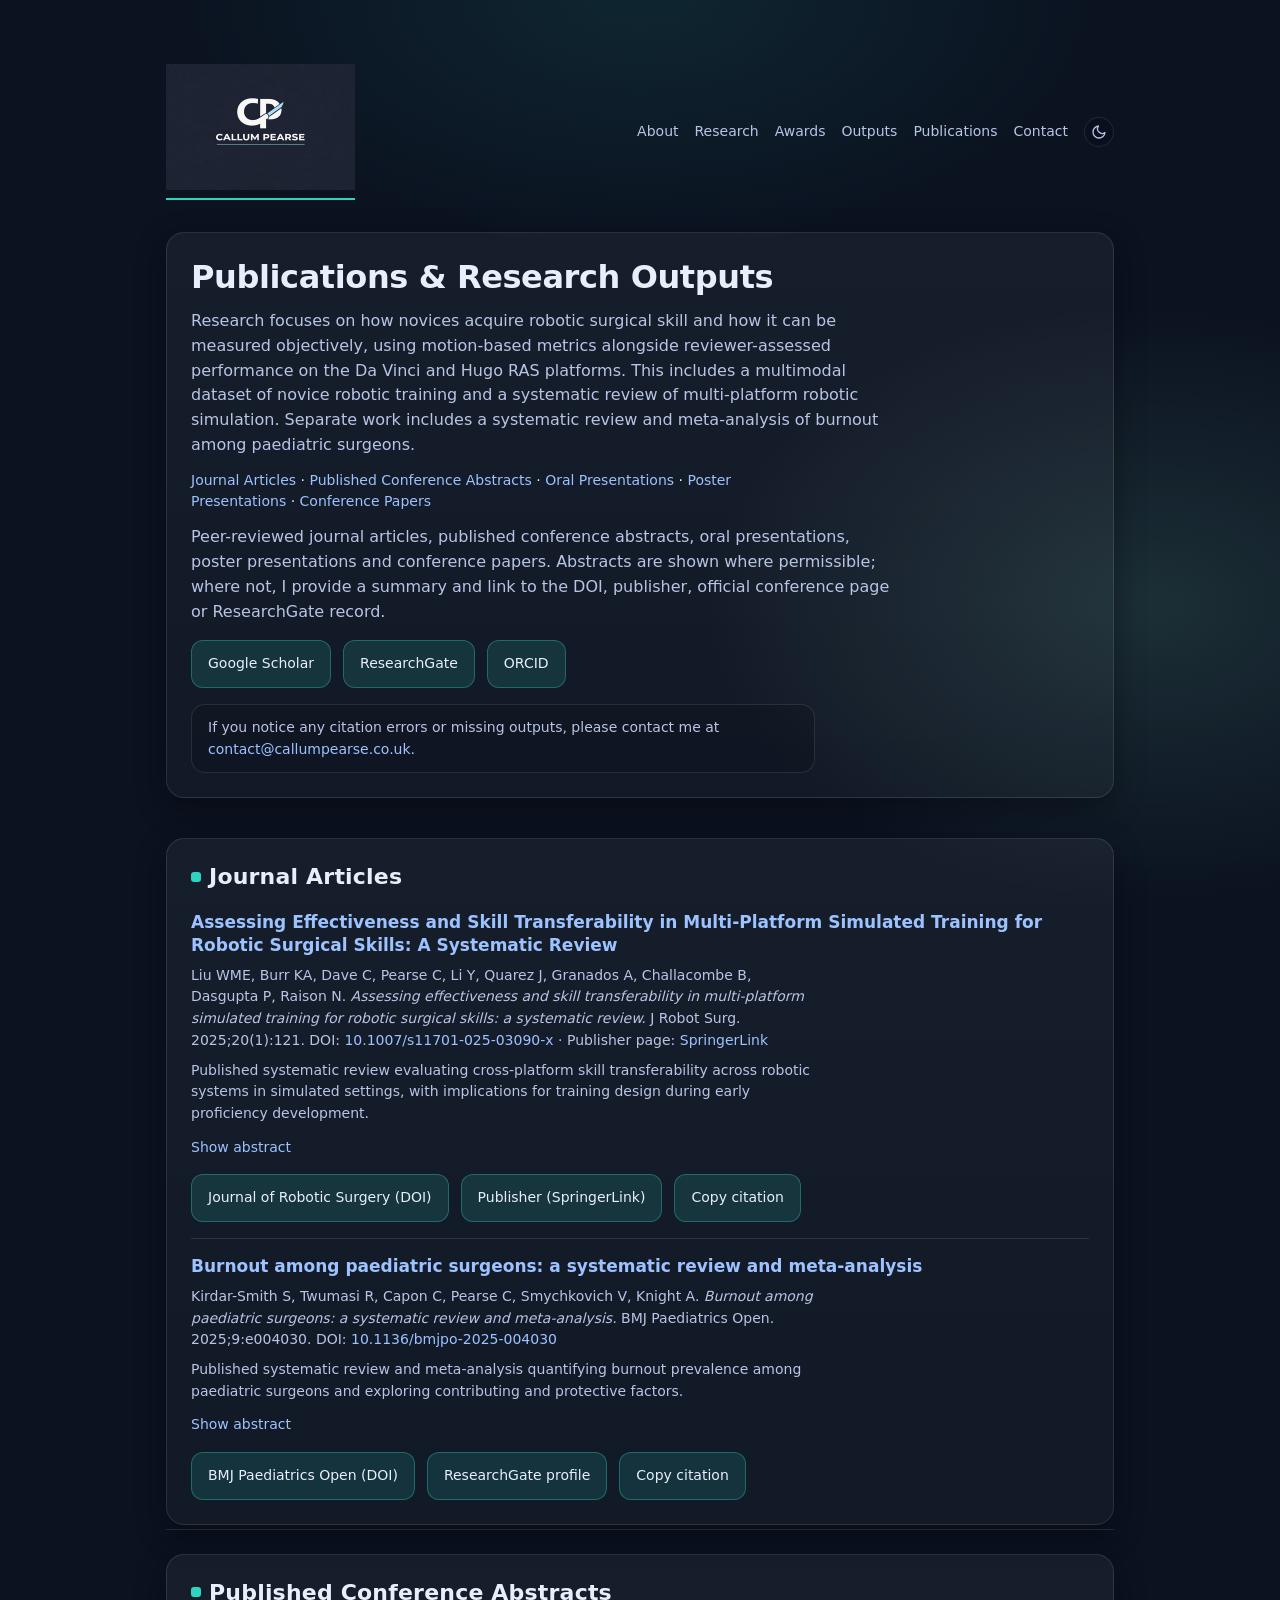
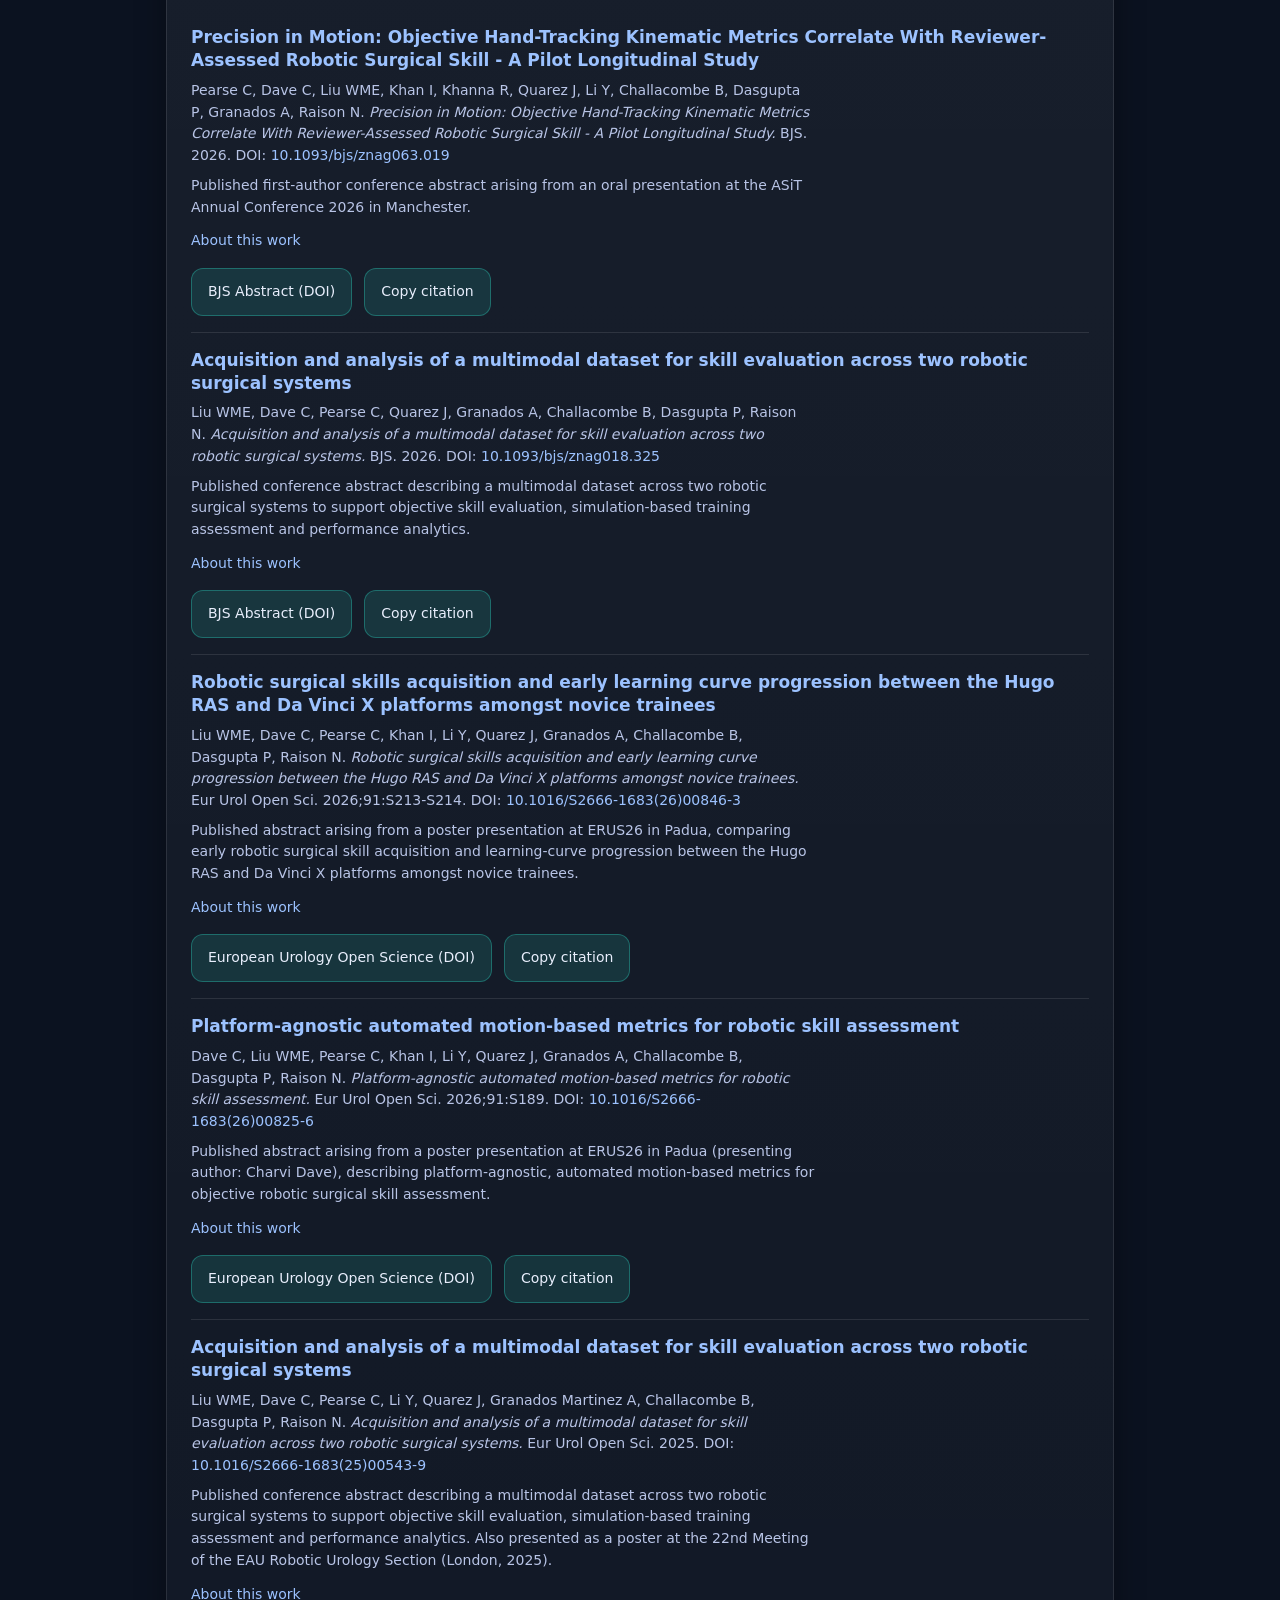
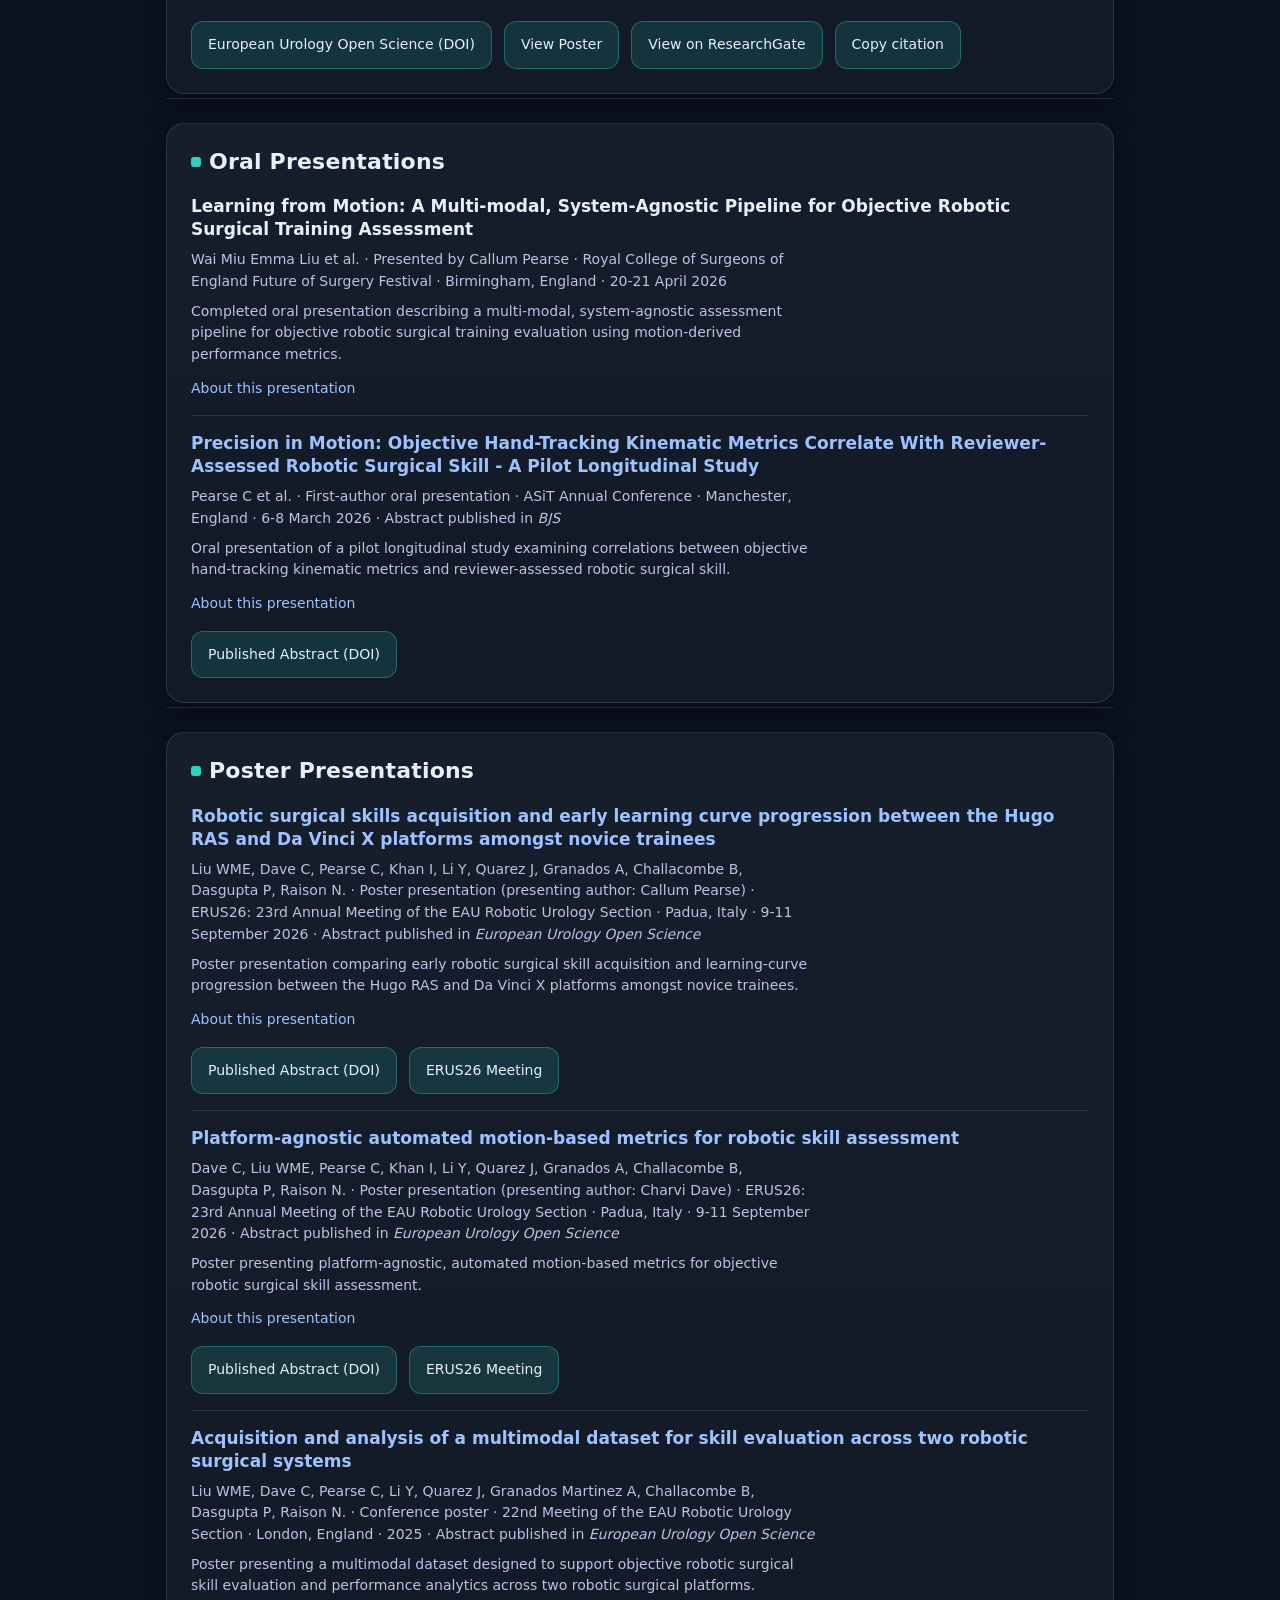
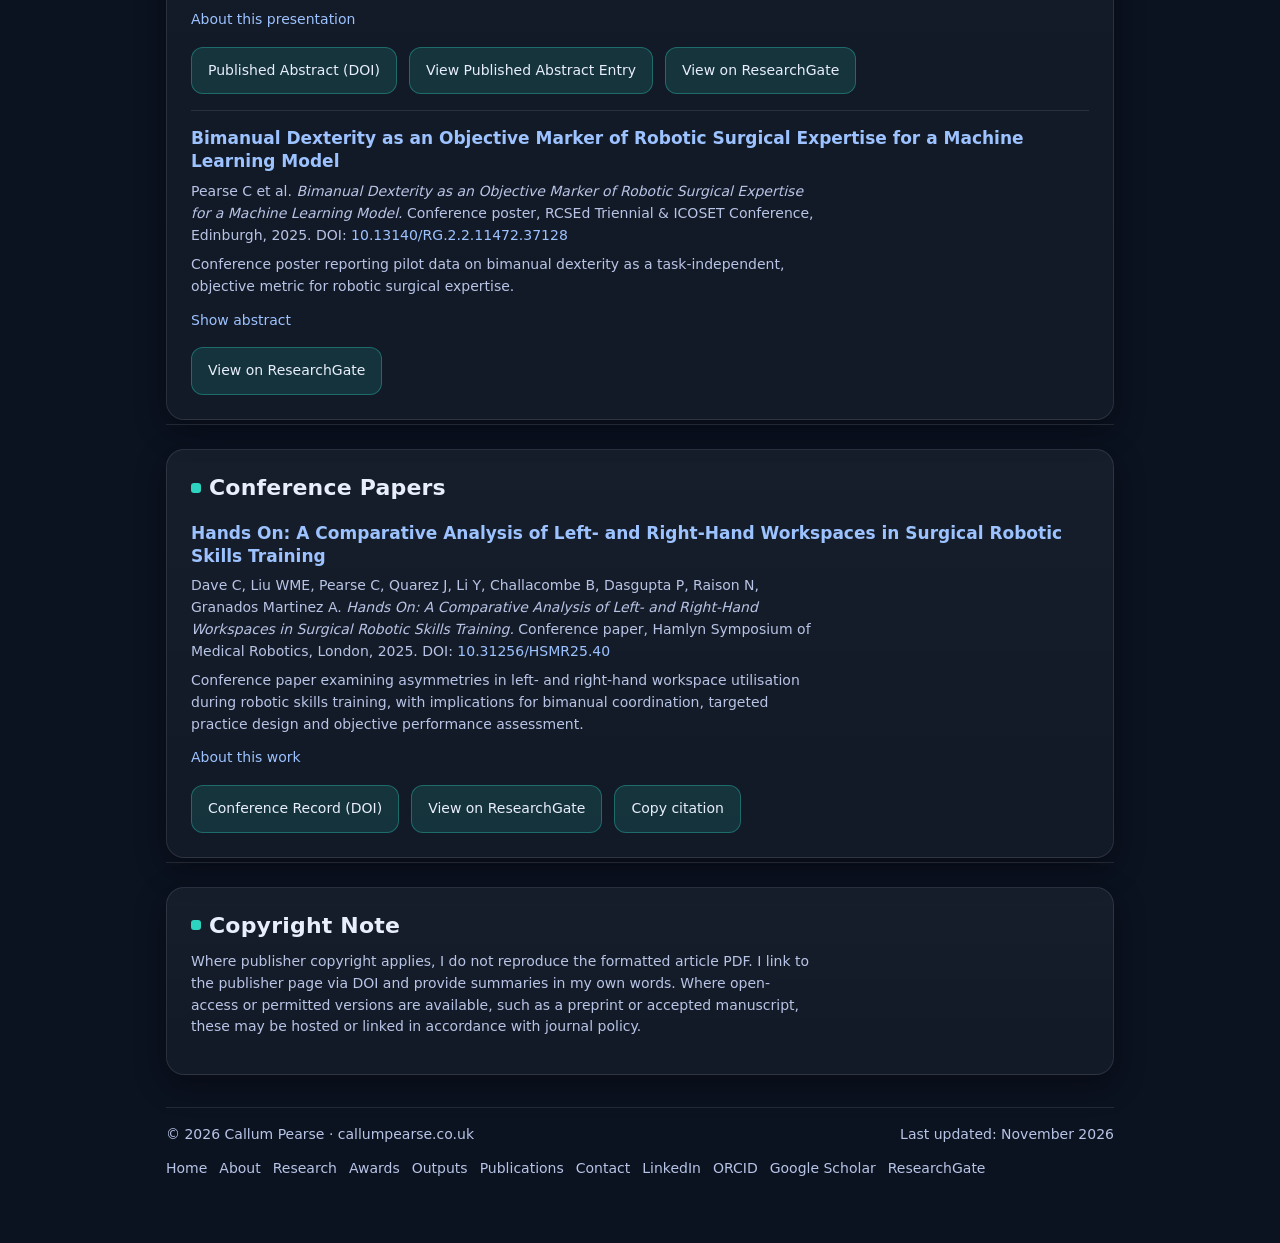
<file: publications.html>
<!DOCTYPE html>
<html lang="en-GB">
<head>
  <meta charset="UTF-8" />
  <meta name="viewport" content="width=device-width, initial-scale=1.0" />

  <title>Publications and Presentations - Callum Pearse</title>

  <!-- Edit this whenever page content is updated -->
  <script>
    const lastUpdated = "November 2026";
  </script>

  <!-- Shared theme: applies a saved theme choice before first paint, wires up the toggle -->
  <script src="/assets/theme.js"></script>
  <link rel="stylesheet" href="/assets/theme.css">

  <meta
    name="description"
    content="Journal articles, published conference abstracts, oral and poster presentations by Callum Pearse on robotic surgical skill assessment and surgical training."
  />

  <meta name="author" content="Callum Pearse">
  <meta name="theme-color" content="#0b1220">
  <meta name="color-scheme" content="light dark">

  <!-- Canonical -->
  <link rel="canonical" href="https://callumpearse.co.uk/publications.html" />

  <!-- Open Graph -->
  <meta property="og:type" content="website">
  <meta property="og:title" content="Publications and Presentations - Callum Pearse">
  <meta property="og:description" content="Journal articles, published conference abstracts, oral and poster presentations by Callum Pearse on robotic surgical skill assessment and surgical training.">
  <meta property="og:url" content="https://callumpearse.co.uk/publications.html">
  <meta property="og:image" content="https://callumpearse.co.uk/assets/og-card.png">
  <meta property="og:image:width" content="1200">
  <meta property="og:image:height" content="630">
  <meta property="og:image:alt" content="Publications and research outputs by Callum Pearse">
  <meta property="og:site_name" content="Callum Pearse">
  <meta property="og:locale" content="en_GB">

  <!-- Twitter / X -->
  <meta name="twitter:card" content="summary_large_image">
  <meta name="twitter:title" content="Publications and Presentations - Callum Pearse">
  <meta name="twitter:description" content="Journal articles, published conference abstracts, oral and poster presentations by Callum Pearse on robotic surgical skill assessment and surgical training.">
  <meta name="twitter:image" content="https://callumpearse.co.uk/assets/og-card.png">
  <meta name="twitter:image:alt" content="Publications and research outputs by Callum Pearse">

  <!-- Icons -->
  <link rel="icon" href="/assets/favicon.ico" sizes="any">
  <link rel="icon" type="image/png" sizes="32x32" href="/assets/favicon-32.png">
  <link rel="icon" type="image/png" sizes="16x16" href="/assets/favicon-16.png">
  <link rel="apple-touch-icon" href="/assets/favicon-32.png">
  <link rel="mask-icon" href="/assets/safari-pinned-tab.svg" color="#0b1220">

  <style>
    :root{
      --radius:18px;
      --max:980px;
    }

    *{box-sizing:border-box}

    html{
      scroll-behavior:smooth;
    }

    .wrap{
      max-width:var(--max);
      margin:0 auto;
      padding:var(--space-6) var(--space-4) var(--space-8);
    }

    header{
      padding:var(--space-6) 0 var(--space-4);
    }

    .nav{
      display:flex;
      justify-content:space-between;
      align-items:center;
      gap:var(--space-5);
      margin-bottom:var(--space-6);
    }

    .nav-left img{
      height:126px;
      width:auto;
      max-width:960px;
      object-fit:contain;
      display:block;
    }

    .nav-right{
      display:flex;
      align-items:center;
      gap:var(--space-4);
      flex-wrap:wrap;
      font-size:var(--fs-small);
    }

    .nav a{
      color:var(--muted);
    }

    .nav a:hover{
      color:var(--text);
      text-decoration:none;
    }

    @media (max-width:1000px){
      .nav-left img{
        height:108px;
        max-width:820px;
      }
    }

    @media (max-width:650px){
      .nav{
        flex-direction:column;
        align-items:flex-start;
        gap:var(--space-3);
      }

      .nav-left img{
        height:96px;
        max-width:100%;
      }

      .nav-right{
        gap:var(--space-3);
      }
    }

    .section{
      margin-top:var(--space-5);
    }

    details{
      margin-top:var(--space-3);
    }

    summary{
      cursor:pointer;
      color:var(--link);
      list-style:none;
      font-size:var(--fs-small);
    }

    summary::-webkit-details-marker{
      display:none;
    }

    .abstract{
      margin-top:var(--space-3);
      max-width:var(--measure);
      color:var(--muted);
      font-size:var(--fs-small);
      white-space:pre-wrap;
    }

    .note{
      margin-top:var(--space-4);
      max-width:var(--measure);
      padding:var(--space-3) var(--space-4);
      border:1px solid var(--border);
      border-radius:14px;
      color:var(--muted);
      font-size:var(--fs-small);
      background:var(--inset-bg);
    }

    @media (prefers-reduced-motion:reduce){
      html{
        scroll-behavior:auto;
      }
    }
  </style>

  <!-- Structured data: WebSite -->
  <script type="application/ld+json">
  {
    "@context":"https://schema.org",
    "@type":"WebSite",
    "@id":"https://callumpearse.co.uk/#website",
    "url":"https://callumpearse.co.uk/",
    "name":"Callum Pearse",
    "alternateName":"Callum Pearse Academic Website",
    "publisher":{
      "@id":"https://callumpearse.co.uk/#callum-pearse"
    }
  }
  </script>

  <!-- Structured data: CollectionPage -->
  <script type="application/ld+json">
  {
    "@context":"https://schema.org",
    "@type":"CollectionPage",
    "@id":"https://callumpearse.co.uk/publications.html#publications",
    "name":"Publications and Presentations - Callum Pearse",
    "url":"https://callumpearse.co.uk/publications.html",
    "description":"Peer-reviewed journal articles, published conference abstracts, oral presentations, poster presentations and conference papers by Callum Pearse.",
    "dateModified":"2026-11-17",
    "isPartOf":{
      "@id":"https://callumpearse.co.uk/#website"
    },
    "about":{
      "@id":"https://callumpearse.co.uk/#callum-pearse"
    }
  }
  </script>

  <!-- Structured data: Person -->
  <script type="application/ld+json">
  {
    "@context":"https://schema.org",
    "@type":"Person",
    "@id":"https://callumpearse.co.uk/#callum-pearse",
    "name":"Callum Pearse",
    "givenName":"Callum",
    "familyName":"Pearse",
    "url":"https://callumpearse.co.uk/",
    "image":"https://callumpearse.co.uk/assets/headshot.jpg",
    "email":"mailto:contact@callumpearse.co.uk",
    "jobTitle":"Final-Year Medical Student",
    "affiliation":{
      "@type":"CollegeOrUniversity",
      "name":"King's College London",
      "url":"https://www.kcl.ac.uk"
    },
    "award":[
      "Dean’s Commendation for AKC, 2021-22",
      "Worshipful Company of Barbers’ Prize for Academic Excellence, 2021-22",
      "Dean’s Commendation for AKC, 2022-23",
      "Worshipful Company of Barbers’ Prize for Academic Excellence, 2022-23",
      "Dean’s Commendation for AKC, 2023-24 (1 of 2)",
      "Dean’s Commendation for AKC, 2023-24 (2 of 2)"
    ],
    "knowsAbout":[
      "Surgical education",
      "Robotic surgery",
      "Robotic surgical training",
      "Simulation-based training",
      "Technical skill acquisition",
      "Objective performance assessment",
      "Surgical skill assessment",
      "Motion-derived performance analytics",
      "Machine learning in surgical assessment",
      "Surgeon wellbeing",
      "Workforce sustainability",
      "Systematic reviews",
      "Meta-analysis"
    ],
    "sameAs":[
      "https://www.linkedin.com/in/callum-pearse-/",
      "https://www.researchgate.net/profile/Callum-Pearse-3",
      "https://orcid.org/0009-0000-7396-7595",
      "https://scholar.google.com/citations?user=3UxZCKIAAAAJ&hl=en"
    ]
  }
  </script>
</head>

<body>
<a class="skip-link" href="#main">Skip to main content</a>

<div class="wrap">

<header>
  <nav class="nav" aria-label="Primary navigation">
    <div class="nav-left">
      <a href="/" aria-label="Callum Pearse homepage">
        <img src="/assets/logo.png" alt="" width="378" height="252">
      </a>
    </div>

    <div class="nav-right">
      <a href="/#about">About</a>
      <a href="/#research">Research</a>
      <a href="/#awards">Awards</a>
      <a href="/#outputs">Outputs</a>
      <a href="/publications.html">Publications</a>
      <a href="/#contact">Contact</a>
      <button
        type="button"
        id="theme-toggle"
        class="theme-toggle"
        aria-label="Light theme"
        aria-pressed="false"
      >
        <svg class="icon-moon" viewBox="0 0 24 24" fill="none" stroke="currentColor" stroke-width="2" stroke-linecap="round" stroke-linejoin="round" aria-hidden="true">
          <path d="M21 12.79A9 9 0 1 1 11.21 3 7 7 0 0 0 21 12.79z"></path>
        </svg>
        <svg class="icon-sun" viewBox="0 0 24 24" fill="none" stroke="currentColor" stroke-width="2" stroke-linecap="round" stroke-linejoin="round" aria-hidden="true">
          <circle cx="12" cy="12" r="4"></circle>
          <path d="M12 2v2M12 20v2M4.93 4.93l1.41 1.41M17.66 17.66l1.41 1.41M2 12h2M20 12h2M4.93 19.07l1.41-1.41M17.66 6.34l1.41-1.41"></path>
        </svg>
      </button>
    </div>
  </nav>

  <section class="card">
    <h1>Publications &amp; Research Outputs</h1>

    <p class="muted">
      Research focuses on how novices acquire robotic surgical skill and how it can be measured objectively, using motion-based metrics alongside reviewer-assessed performance on the Da Vinci and Hugo RAS platforms. This includes a multimodal dataset of novice robotic training and a systematic review of multi-platform robotic simulation. Separate work includes a systematic review and meta-analysis of burnout among paediatric surgeons.
    </p>

    <nav aria-label="Publication categories">
      <p class="small">
        <a href="#journal-articles">Journal Articles</a><span aria-hidden="true"> · </span><a href="#published-conference-abstracts">Published Conference Abstracts</a><span aria-hidden="true"> · </span><a href="#oral-presentations">Oral Presentations</a><span aria-hidden="true"> · </span><a href="#poster-presentations">Poster Presentations</a><span aria-hidden="true"> · </span><a href="#conference-papers">Conference Papers</a>
      </p>
    </nav>

    <p class="muted">
      Peer-reviewed journal articles, published conference abstracts, oral presentations,
      poster presentations and conference papers. Abstracts are shown where permissible;
      where not, I provide a summary and link to the DOI, publisher, official conference page
      or ResearchGate record.
    </p>

    <div class="btnrow">
      <a
        class="btn"
        rel="me"
        href="https://scholar.google.com/citations?user=3UxZCKIAAAAJ&amp;hl=en"
      >
        Google Scholar
      </a>

      <a
        class="btn"
        rel="me"
        href="https://www.researchgate.net/profile/Callum-Pearse-3"
      >
        ResearchGate
      </a>

      <a
        class="btn"
        rel="me"
        href="https://orcid.org/0009-0000-7396-7595"
      >
        ORCID
      </a>
    </div>

    <div class="note">
      If you notice any citation errors or missing outputs, please contact me at
      <a href="mailto:contact@callumpearse.co.uk">contact@callumpearse.co.uk</a>.
    </div>
  </section>
</header>

<main id="main" tabindex="-1">
  <section class="card section" id="journal-articles">
    <h2>Journal Articles</h2>

    <div class="list">
      <article class="item" data-copy-citation>
        <h3>
          <a href="https://doi.org/10.1007/s11701-025-03090-x">
            Assessing Effectiveness and Skill Transferability in Multi-Platform Simulated Training for Robotic Surgical Skills: A Systematic Review
          </a>
        </h3>

        <div class="meta">
          Liu WME, Burr KA, Dave C, Pearse C, Li Y, Quarez J, Granados A,
          Challacombe B, Dasgupta P, Raison N.
          <em>Assessing effectiveness and skill transferability in multi-platform simulated training for robotic surgical skills: a systematic review.</em>
          J Robot Surg. 2025;20(1):121.
          DOI:
          <a href="https://doi.org/10.1007/s11701-025-03090-x">
            10.1007/s11701-025-03090-x
          </a>
          · Publisher page:
          <a href="https://link.springer.com/article/10.1007/s11701-025-03090-x">
            SpringerLink
          </a>
        </div>

        <p class="muted small">
          Published systematic review evaluating cross-platform skill transferability across robotic systems
          in simulated settings, with implications for training design during early proficiency development.
        </p>

        <details>
          <summary>Show abstract</summary>
          <div class="abstract">
<b>Introduction</b>
With more robotic platforms approved for clinical use, interest in assessing skill transferability has increased. Skill transfer has yet to be studied amongst trainees in early stages of robotic training. This systematic review evaluated skill transferability of robotic platforms amongst trainees in simulated settings.

<b>Methods</b>
The systematic review was conducted according to PRISMA guidelines. Five databases were searched from inception until 20 January 2025. Inclusion criteria had studies using simulation-based modalities, more than one robotic platform, and objective metrics or global rating scales for skills assessment.

<b>Results</b>
Search identified 609 unique studies. Five studies were included. Platforms analysed were Da Vinci X, Si and single-port system, Hugo RAS and CMR Versius. No performance differences seen across platforms amongst novices and experts. Groups with some robotic experience exhibited variable degrees of skill transfer. Prior robotic surgical experience was the main driver for better baseline performance and skills progression.

<b>Conclusion</b>
Skill transferability was demonstrated in cross-platform simulated training amongst experts and novices, indicating that core robotic surgical skills can be applied across systems. Less evidence of skill transfer in intermediate-level participants suggests that those still consolidating their technical proficiency may be more sensitive to platform-specific differences. Console design variations appeared to influence transferability. Incorporating cross-platform training could enhance trainees’ understanding of the fundamental principles of robotic surgery, equipping them with more adaptable skillsets suited to various platforms. This has important implications for surgical training, as during the trainees’ learning phase, they should be aware of the potential decline in technical performance when transitioning between platforms.
          </div>
        </details>

        <div class="btnrow">
          <a class="btn" href="https://doi.org/10.1007/s11701-025-03090-x">
            Journal of Robotic Surgery (DOI)
          </a>

          <a class="btn" href="https://link.springer.com/article/10.1007/s11701-025-03090-x">
            Publisher (SpringerLink)
          </a>
        </div>
      </article>

      <article class="item" data-copy-citation>
        <h3>
          <a href="https://doi.org/10.1136/bmjpo-2025-004030">
            Burnout among paediatric surgeons: a systematic review and meta-analysis
          </a>
        </h3>

        <div class="meta">
          Kirdar-Smith S, Twumasi R, Capon C, Pearse C, Smychkovich V, Knight A.
          <em>Burnout among paediatric surgeons: a systematic review and meta-analysis.</em>
          BMJ Paediatrics Open. 2025;9:e004030.
          DOI:
          <a href="https://doi.org/10.1136/bmjpo-2025-004030">
            10.1136/bmjpo-2025-004030
          </a>
        </div>

        <p class="muted small">
          Published systematic review and meta-analysis quantifying burnout prevalence among paediatric surgeons
          and exploring contributing and protective factors.
        </p>

        <details>
          <summary>Show abstract</summary>
          <div class="abstract">
<b>Background</b>
Burnout is increasingly identified as a factor affecting physician welfare, and subsequently patient care. Surgeons are known to experience higher rates of burnout compared with the general population. No review has focused exclusively on burnout prevalence among paediatric surgeons. This systematic review and meta-analysis aims to determine the prevalence of burnout among paediatric surgeons, alongside identifying and analysing potential influences.

<b>Methods</b>
Using Preferred Reporting Items for Systematic Reviews and Meta-analyses and Meta-analysis of Observational Studies in Epidemiology guidelines, following our published PROSPERO protocol (CRD42025640570), 719 records were identified from inception through 13 January 2025. Included studies produced primary data reporting paediatric surgeon burnout prevalence, using validated burnout metrics. Main exclusion criteria were: study or population irrelevance, study type and duplicates. All available data were extracted; authors were contacted for original data. Random-effects meta-analysis with restricted maximum likelihood estimation was conducted to estimate a pooled burnout prevalence. Further subgroup analyses and meta-regressions were performed.

<b>Results</b>
Meta-analysis of 15 studies (2757 paediatric surgeons) revealed a pooled burnout prevalence of 29.4% (95% CI 20.3% to 40.5%), with substantial heterogeneity (I²=96.4%). Burnout rates ranged from 7.8% to 73.7%. Studies using the Maslach Burnout Inventory reported significantly lower burnout (22.4%) compared with non-MBI tools (44.9%; p=0.025). No publication bias was detected. Study quality and measurement tool choice explained 35.3% and 24.5% of heterogeneity, respectively.

<b>Conclusions</b>
Nearly one in three paediatric surgeons experience burnout. Although concerning, this prevalence is lower than in other surgical disciplines. Strong personal accomplishment from emotionally rewarding work with children appears protective, alongside structurally embedded practices such as family-centred care and multidisciplinary collaboration. Personality traits associated with agreeableness, conscientiousness and emotional stability may further reduce susceptibility. Specialty-specific interventions supported by structured mentorship are critical to sustainable well-being in paediatric surgical practice.
          </div>
        </details>

        <div class="btnrow">
          <a class="btn" href="https://doi.org/10.1136/bmjpo-2025-004030">
            BMJ Paediatrics Open (DOI)
          </a>

          <a class="btn" href="https://www.researchgate.net/profile/Callum-Pearse-3">
            ResearchGate profile
          </a>
        </div>
      </article>
    </div>
  </section>

  <div class="divider" aria-hidden="true"></div>

  <section class="card section" id="published-conference-abstracts">
    <h2>Published Conference Abstracts</h2>

    <div class="list">
      <article class="item" data-copy-citation id="asit-precision-in-motion-2026">
        <h3>
          <a href="https://doi.org/10.1093/bjs/znag063.019">
            Precision in Motion: Objective Hand-Tracking Kinematic Metrics Correlate With Reviewer-Assessed Robotic Surgical Skill - A Pilot Longitudinal Study
          </a>
        </h3>

        <div class="meta">
          Pearse C, Dave C, Liu WME, Khan I, Khanna R, Quarez J, Li Y,
          Challacombe B, Dasgupta P, Granados A, Raison N.
          <em>Precision in Motion: Objective Hand-Tracking Kinematic Metrics Correlate With Reviewer-Assessed Robotic Surgical Skill - A Pilot Longitudinal Study.</em>
          BJS. 2026.
          DOI:
          <a href="https://doi.org/10.1093/bjs/znag063.019">
            10.1093/bjs/znag063.019
          </a>
        </div>

        <p class="muted small">
          Published first-author conference abstract arising from an oral presentation
          at the ASiT Annual Conference 2026 in Manchester.
        </p>

        <details>
          <summary>About this work</summary>
          <div class="abstract">
This study investigates whether objective hand-tracking kinematic metrics can serve as reliable correlates of expert reviewer-assessed robotic surgical skill. Using a longitudinal pilot design, the work explores the potential role of motion-based performance analytics in objective assessment, feedback, and progression modelling in robotic surgical training.
          </div>
        </details>

        <div class="btnrow">
          <a class="btn" href="https://doi.org/10.1093/bjs/znag063.019">
            BJS Abstract (DOI)
          </a>
        </div>
      </article>

      <article class="item" data-copy-citation id="multimodal-dataset-bjs-abstract">
        <h3>
          <a href="https://doi.org/10.1093/bjs/znag018.325">
            Acquisition and analysis of a multimodal dataset for skill evaluation across two robotic surgical systems
          </a>
        </h3>

        <div class="meta">
          Liu WME, Dave C, Pearse C, Quarez J, Granados A, Challacombe B,
          Dasgupta P, Raison N.
          <em>Acquisition and analysis of a multimodal dataset for skill evaluation across two robotic surgical systems.</em>
          BJS. 2026.
          DOI:
          <a href="https://doi.org/10.1093/bjs/znag018.325">
            10.1093/bjs/znag018.325
          </a>
        </div>

        <p class="muted small">
          Published conference abstract describing a multimodal dataset across two robotic surgical systems
          to support objective skill evaluation, simulation-based training assessment and performance analytics.
        </p>

        <details>
          <summary>About this work</summary>
          <div class="abstract">
This work describes the acquisition and structure of a multimodal dataset capturing kinematic and complementary data streams across two robotic surgical platforms. The dataset supports objective skill evaluation, performance analytics, simulation-based training research, and future machine-learning approaches to robotic surgical assessment.
          </div>
        </details>

        <div class="btnrow">
          <a class="btn" href="https://doi.org/10.1093/bjs/znag018.325">
            BJS Abstract (DOI)
          </a>
        </div>
      </article>

      <article class="item" data-copy-citation id="erus26-hugo-da-vinci-abstract">
        <h3>
          <a href="https://doi.org/10.1016/S2666-1683(26)00846-3">
            Robotic surgical skills acquisition and early learning curve progression between the Hugo RAS and Da Vinci X platforms amongst novice trainees
          </a>
        </h3>

        <div class="meta">
          Liu WME, Dave C, Pearse C, Khan I, Li Y, Quarez J, Granados A,
          Challacombe B, Dasgupta P, Raison N.
          <em>Robotic surgical skills acquisition and early learning curve progression between the Hugo RAS and Da Vinci X platforms amongst novice trainees.</em>
          Eur Urol Open Sci. 2026;91:S213-S214.
          DOI:
          <a href="https://doi.org/10.1016/S2666-1683(26)00846-3">
            10.1016/S2666-1683(26)00846-3
          </a>
        </div>

        <p class="muted small">
          Published abstract arising from a poster presentation at ERUS26 in Padua, comparing early robotic surgical skill acquisition
          and learning-curve progression between the Hugo RAS and Da Vinci X platforms amongst novice trainees.
        </p>

        <details>
          <summary>About this work</summary>
          <div class="abstract">
This work compares early skill acquisition and learning-curve progression amongst novice trainees using the Hugo RAS and Da Vinci X robotic platforms. The study contributes to understanding whether platform-related differences affect early technical development and the design of cross-platform robotic surgical training.
          </div>
        </details>

        <div class="btnrow">
          <a class="btn" href="https://doi.org/10.1016/S2666-1683(26)00846-3">
            European Urology Open Science (DOI)
          </a>
        </div>
      </article>

      <article class="item" data-copy-citation id="erus26-platform-agnostic-abstract">
        <h3>
          <a href="https://doi.org/10.1016/S2666-1683(26)00825-6">
            Platform-agnostic automated motion-based metrics for robotic skill assessment
          </a>
        </h3>

        <div class="meta">
          Dave C, Liu WME, Pearse C, Khan I, Li Y, Quarez J, Granados A,
          Challacombe B, Dasgupta P, Raison N.
          <em>Platform-agnostic automated motion-based metrics for robotic skill assessment.</em>
          Eur Urol Open Sci. 2026;91:S189.
          DOI:
          <a href="https://doi.org/10.1016/S2666-1683(26)00825-6">
            10.1016/S2666-1683(26)00825-6
          </a>
        </div>

        <p class="muted small">
          Published abstract arising from a poster presentation at ERUS26 in Padua (presenting author: Charvi Dave), describing platform-agnostic,
          automated motion-based metrics for objective robotic surgical skill assessment.
        </p>

        <details>
          <summary>About this work</summary>
          <div class="abstract">
This work presents platform-agnostic, automated motion-based metrics designed to support objective robotic surgical skill assessment across different robotic systems. The approach aims to enable consistent, system-independent evaluation of technical performance to inform training design and competency assessment.
          </div>
        </details>

        <div class="btnrow">
          <a class="btn" href="https://doi.org/10.1016/S2666-1683(26)00825-6">
            European Urology Open Science (DOI)
          </a>
        </div>
      </article>

      <article class="item" data-copy-citation id="multimodal-dataset-euos-abstract">
        <h3>
          <a href="https://doi.org/10.1016/S2666-1683(25)00543-9">
            Acquisition and analysis of a multimodal dataset for skill evaluation across two robotic surgical systems
          </a>
        </h3>

        <div class="meta">
          Liu WME, Dave C, Pearse C, Li Y, Quarez J, Granados Martinez A,
          Challacombe B, Dasgupta P, Raison N.
          <em>Acquisition and analysis of a multimodal dataset for skill evaluation across two robotic surgical systems.</em>
          Eur Urol Open Sci. 2025.
          DOI:
          <a href="https://doi.org/10.1016/S2666-1683(25)00543-9">
            10.1016/S2666-1683(25)00543-9
          </a>
        </div>

        <p class="muted small">
          Published conference abstract describing a multimodal dataset across two robotic surgical systems
          to support objective skill evaluation, simulation-based training assessment and performance analytics.
          Also presented as a poster at the 22nd Meeting of the EAU Robotic Urology Section (London, 2025).
        </p>

        <details>
          <summary>About this work</summary>
          <div class="abstract">
This work describes the acquisition and structure of a multimodal dataset capturing kinematic and complementary data streams across two robotic surgical platforms. The dataset supports objective skill evaluation, performance analytics, simulation-based training research, and future machine-learning approaches to robotic surgical assessment.
          </div>
        </details>

        <div class="btnrow">
          <a class="btn" href="https://doi.org/10.1016/S2666-1683(25)00543-9">
            European Urology Open Science (DOI)
          </a>

          <a class="btn" href="#erus25-multimodal-poster">
            View Poster
          </a>

          <a class="btn" href="https://www.researchgate.net/publication/398995037_Acquisition_and_analysis_of_a_multimodal_dataset_for_skill_evaluation_across_two_robotic_surgical_systems">
            View on ResearchGate
          </a>
        </div>
      </article>
    </div>
  </section>

  <div class="divider" aria-hidden="true"></div>

  <section class="card section" id="oral-presentations">
    <h2>Oral Presentations</h2>

    <div class="list">
      <article class="item" id="rcs-learning-from-motion-2026">
        <h3>
          Learning from Motion: A Multi-modal, System-Agnostic Pipeline for Objective Robotic Surgical Training Assessment
        </h3>

        <div class="meta">
          Wai Miu Emma Liu et&nbsp;al. · Presented by Callum Pearse ·
          Royal College of Surgeons of England Future of Surgery Festival ·
          Birmingham, England · 20-21 April 2026
        </div>

        <p class="muted small">
          Completed oral presentation describing a multi-modal, system-agnostic assessment pipeline
          for objective robotic surgical training evaluation using motion-derived performance metrics.
        </p>

        <details>
          <summary>About this presentation</summary>
          <div class="abstract">
This oral presentation, delivered by Callum Pearse, outlined a multi-modal, system-agnostic pipeline for objective robotic surgical training assessment. The approach focuses on motion-derived kinematic metrics and complementary data streams to support objective evaluation, feedback, and progression monitoring across different robotic platforms.
          </div>
        </details>
      </article>

      <article class="item" id="asit-precision-in-motion-presentation">
        <h3>
          <a href="https://doi.org/10.1093/bjs/znag063.019">
            Precision in Motion: Objective Hand-Tracking Kinematic Metrics Correlate With Reviewer-Assessed Robotic Surgical Skill - A Pilot Longitudinal Study
          </a>
        </h3>

        <div class="meta">
          Pearse C et&nbsp;al. · First-author oral presentation ·
          ASiT Annual Conference · Manchester, England · 6-8 March 2026 ·
          Abstract published in <em>BJS</em>
        </div>

        <p class="muted small">
          Oral presentation of a pilot longitudinal study examining correlations between objective
          hand-tracking kinematic metrics and reviewer-assessed robotic surgical skill.
        </p>

        <details>
          <summary>About this presentation</summary>
          <div class="abstract">
This study investigates whether objective hand-tracking kinematic metrics can serve as reliable correlates of expert reviewer-assessed robotic surgical skill. Using a longitudinal pilot design, the work explores the potential role of motion-based performance analytics in objective assessment, feedback, and progression modelling in robotic surgical training.
          </div>
        </details>

        <div class="btnrow">
          <a class="btn" href="https://doi.org/10.1093/bjs/znag063.019">
            Published Abstract (DOI)
          </a>
        </div>
      </article>
    </div>
  </section>

  <div class="divider" aria-hidden="true"></div>

  <section class="card section" id="poster-presentations">
    <h2>Poster Presentations</h2>

    <div class="list">
      <article class="item" id="erus26-hugo-da-vinci">
        <h3>
          <a href="https://doi.org/10.1016/S2666-1683(26)00846-3">
            Robotic surgical skills acquisition and early learning curve progression between the Hugo RAS and Da Vinci X platforms amongst novice trainees
          </a>
        </h3>

        <div class="meta">
          Liu WME, Dave C, Pearse C, Khan I, Li Y, Quarez J, Granados A,
          Challacombe B, Dasgupta P, Raison N.
          · Poster presentation (presenting author: Callum Pearse)
          · ERUS26: 23rd Annual Meeting of the EAU Robotic Urology Section
          · Padua, Italy
          · 9-11 September 2026
          · Abstract published in <em>European Urology Open Science</em>
        </div>

        <p class="muted small">
          Poster presentation comparing early robotic surgical skill acquisition
          and learning-curve progression between the Hugo RAS and Da Vinci X platforms amongst novice trainees.
        </p>

        <details>
          <summary>About this presentation</summary>
          <div class="abstract">
This work compares early skill acquisition and learning-curve progression amongst novice trainees using the Hugo RAS and Da Vinci X robotic platforms. The study contributes to understanding whether platform-related differences affect early technical development and the design of cross-platform robotic surgical training. Callum Pearse presented the poster at ERUS26 in Padua; the abstract is published in European Urology Open Science.
          </div>
        </details>

        <div class="btnrow">
          <a class="btn" href="https://doi.org/10.1016/S2666-1683(26)00846-3">
            Published Abstract (DOI)
          </a>

          <a class="btn" href="https://erus.uroweb.org/">
            ERUS26 Meeting
          </a>
        </div>
      </article>

      <article class="item" id="erus26-platform-agnostic-poster">
        <h3>
          <a href="https://doi.org/10.1016/S2666-1683(26)00825-6">
            Platform-agnostic automated motion-based metrics for robotic skill assessment
          </a>
        </h3>

        <div class="meta">
          Dave C, Liu WME, Pearse C, Khan I, Li Y, Quarez J, Granados A,
          Challacombe B, Dasgupta P, Raison N.
          · Poster presentation (presenting author: Charvi Dave)
          · ERUS26: 23rd Annual Meeting of the EAU Robotic Urology Section
          · Padua, Italy
          · 9-11 September 2026
          · Abstract published in <em>European Urology Open Science</em>
        </div>

        <p class="muted small">
          Poster presenting platform-agnostic, automated motion-based metrics for objective robotic surgical
          skill assessment.
        </p>

        <details>
          <summary>About this presentation</summary>
          <div class="abstract">
This work presents platform-agnostic, automated motion-based metrics designed to support objective robotic surgical skill assessment across different robotic systems. The approach aims to enable consistent, system-independent evaluation of technical performance to inform training design and competency assessment. The poster was presented by Charvi Dave at ERUS26 in Padua; the abstract is published in European Urology Open Science.
          </div>
        </details>

        <div class="btnrow">
          <a class="btn" href="https://doi.org/10.1016/S2666-1683(26)00825-6">
            Published Abstract (DOI)
          </a>

          <a class="btn" href="https://erus.uroweb.org/">
            ERUS26 Meeting
          </a>
        </div>
      </article>

      <article class="item" id="erus25-multimodal-poster">
        <h3>
          <a href="https://doi.org/10.1016/S2666-1683(25)00543-9">
            Acquisition and analysis of a multimodal dataset for skill evaluation across two robotic surgical systems
          </a>
        </h3>

        <div class="meta">
          Liu WME, Dave C, Pearse C, Li Y, Quarez J, Granados Martinez A,
          Challacombe B, Dasgupta P, Raison N.
          · Conference poster
          · 22nd Meeting of the EAU Robotic Urology Section
          · London, England
          · 2025
          · Abstract published in <em>European Urology Open Science</em>
        </div>

        <p class="muted small">
          Poster presenting a multimodal dataset designed to support objective robotic surgical skill evaluation
          and performance analytics across two robotic surgical platforms.
        </p>

        <details>
          <summary>About this presentation</summary>
          <div class="abstract">
This poster presented the acquisition and structure of a multimodal dataset capturing kinematic and complementary data streams across two robotic surgical platforms. The work supports objective skill evaluation, simulation-based training research, and future machine-learning approaches to robotic surgical performance assessment.
          </div>
        </details>

        <div class="btnrow">
          <a class="btn" href="https://doi.org/10.1016/S2666-1683(25)00543-9">
            Published Abstract (DOI)
          </a>

          <a class="btn" href="#multimodal-dataset-euos-abstract">
            View Published Abstract Entry
          </a>

          <a class="btn" href="https://www.researchgate.net/publication/398995037_Acquisition_and_analysis_of_a_multimodal_dataset_for_skill_evaluation_across_two_robotic_surgical_systems">
            View on ResearchGate
          </a>
        </div>
      </article>

      <article class="item" id="bimanual-dexterity-poster">
        <h3>
          <a href="https://doi.org/10.13140/RG.2.2.11472.37128">
            Bimanual Dexterity as an Objective Marker of Robotic Surgical Expertise for a Machine Learning Model
          </a>
        </h3>

        <div class="meta">
          Pearse C et&nbsp;al.
          <em>Bimanual Dexterity as an Objective Marker of Robotic Surgical Expertise for a Machine Learning Model.</em>
          Conference poster, RCSEd Triennial &amp; ICOSET Conference, Edinburgh, 2025.
          DOI:
          <a href="https://doi.org/10.13140/RG.2.2.11472.37128">
            10.13140/RG.2.2.11472.37128
          </a>
        </div>

        <p class="muted small">
          Conference poster reporting pilot data on bimanual dexterity as a task-independent,
          objective metric for robotic surgical expertise.
        </p>

        <details>
          <summary>Show abstract</summary>
          <div class="abstract">
<b>Background</b>
The increasing use of surgical robotic systems has driven higher training demand, highlighting the need for objective metrics to standardise training, improve learning curves, and optimise patient outcomes. As a pilot exploration, bimanual dexterity may offer a robust, task-independent, objective metric that distinguishes expertise.

<b>Objectives</b>
To analyse the correlation between left- and right-hand workspace volumes in novice and intermediate robotic surgeons to determine whether this relationship reflects bimanual dexterity and can be utilised as an objective performance measure of expertise.

<b>Methods</b>
This pilot study collected data from 21 participants, with 4 excluded due to incomplete datasets. Depth cameras captured kinematic data from 11 novices and 6 intermediates. Spearman’s correlation assessed workspace volume relationships, with 95% confidence intervals derived via bootstrapping.

<b>Results</b>
Novices demonstrated a moderate negative correlation (Spearman’s ρ=-0.4636, p=0.1509, 95% CI: -0.9720-0.3116) whereas intermediates showed a weak positive correlation (ρ=0.2571, p=0.6228, 95% CI: -1.0000-1.0000). Despite no statistical significance, intermediates exhibited more synchronised workspace utilisation, potentially indicating greater bimanual dexterity.

<b>Patient Benefit</b>
Objective metrics of expertise could enhance training, improve patient outcomes by ensuring proficiency before independent practice, and enable standardisation of robotic surgical training.

<b>Conclusion</b>
As a pilot study with a small sample size, this provides preliminary insight into a possible correlation between left- and right-hand workspaces in novices and intermediates. Ongoing data collection and analysis may prove a statistically significant relationship, allowing the integration of this metric into a machine learning model to provide feedback to trainees and enable predictions of the effectiveness of surgical skill acquisition.
          </div>
        </details>

        <div class="btnrow">
          <a class="btn" href="https://doi.org/10.13140/RG.2.2.11472.37128">
            View on ResearchGate
          </a>
        </div>
      </article>
    </div>
  </section>

  <div class="divider" aria-hidden="true"></div>

  <section class="card section" id="conference-papers">
    <h2>Conference Papers</h2>

    <div class="list">
      <article class="item" data-copy-citation id="hands-on-conference-paper">
        <h3>
          <a href="https://doi.org/10.31256/HSMR25.40">
            Hands On: A Comparative Analysis of Left- and Right-Hand Workspaces in Surgical Robotic Skills Training
          </a>
        </h3>

        <div class="meta">
          Dave C, Liu WME, Pearse C, Quarez J, Li Y, Challacombe B,
          Dasgupta P, Raison N, Granados Martinez A.
          <em>Hands On: A Comparative Analysis of Left- and Right-Hand Workspaces in Surgical Robotic Skills Training.</em>
          Conference paper, Hamlyn Symposium of Medical Robotics, London, 2025.
          DOI:
          <a href="https://doi.org/10.31256/HSMR25.40">
            10.31256/HSMR25.40
          </a>
        </div>

        <p class="muted small">
          Conference paper examining asymmetries in left- and right-hand workspace utilisation during robotic
          skills training, with implications for bimanual coordination, targeted practice design
          and objective performance assessment.
        </p>

        <details>
          <summary>About this work</summary>
          <div class="abstract">
This conference paper reports exploratory analysis of hand-specific workspace characteristics during robotic skills training. By comparing left- and right-hand workspaces, the study contributes to understanding bimanual coordination and task allocation in robotic skill acquisition. Findings support the potential role of hand-specific metrics in informing training design and performance assessment.
          </div>
        </details>

        <div class="btnrow">
          <a class="btn" href="https://doi.org/10.31256/HSMR25.40">
            Conference Record (DOI)
          </a>

          <a class="btn" href="https://www.researchgate.net/publication/391612289_Hands_On_A_Comparative_Analysis_of_Left-_and_Right-Hand_Workspaces_in_Surgical_Robotic_Skills_Training">
            View on ResearchGate
          </a>
        </div>
      </article>
    </div>
  </section>

  <div class="divider" aria-hidden="true"></div>

  <section class="card section" id="copyright">
    <h2>Copyright Note</h2>

    <p class="muted small">
      Where publisher copyright applies, I do not reproduce the formatted article PDF.
      I link to the publisher page via DOI and provide summaries in my own words.
      Where open-access or permitted versions are available, such as a preprint or accepted manuscript,
      these may be hosted or linked in accordance with journal policy.
    </p>
  </section>
</main>

<footer>
  <div class="footer-meta">
    <span>© <span id="y">2026</span> Callum Pearse · callumpearse.co.uk</span>
    <span>Last updated: <span id="updated">November 2026</span></span>
  </div>

  <div class="footerlinks">
    <a href="/">Home</a>
    <a href="/#about">About</a>
    <a href="/#research">Research</a>
    <a href="/#awards">Awards</a>
    <a href="/#outputs">Outputs</a>
    <a href="/publications.html">Publications</a>
    <a href="mailto:contact@callumpearse.co.uk">Contact</a>
    <a rel="me" href="https://www.linkedin.com/in/callum-pearse-/">LinkedIn</a>
    <a rel="me" href="https://orcid.org/0009-0000-7396-7595">ORCID</a>
    <a rel="me" href="https://scholar.google.com/citations?user=3UxZCKIAAAAJ&amp;hl=en">Google Scholar</a>
    <a rel="me" href="https://www.researchgate.net/profile/Callum-Pearse-3">ResearchGate</a>
  </div>
</footer>

</div>

<script>
  document.getElementById("y").textContent = new Date().getFullYear();
  document.getElementById("updated").textContent = lastUpdated;
</script>

<!-- Structured data: Journal of Robotic Surgery article -->
<script type="application/ld+json">
{
  "@context":"https://schema.org",
  "@type":"ScholarlyArticle",
  "@id":"https://doi.org/10.1007/s11701-025-03090-x",
  "name":"Assessing Effectiveness and Skill Transferability in Multi-Platform Simulated Training for Robotic Surgical Skills: A Systematic Review",
  "headline":"Assessing Effectiveness and Skill Transferability in Multi-Platform Simulated Training for Robotic Surgical Skills: A Systematic Review",
  "url":"https://doi.org/10.1007/s11701-025-03090-x",
  "identifier":"https://doi.org/10.1007/s11701-025-03090-x",
  "datePublished":"2025",
  "author":[
    {
      "@type":"Person",
      "@id":"https://callumpearse.co.uk/#callum-pearse",
      "name":"Callum Pearse"
    }
  ],
  "isPartOf":{
    "@type":"Periodical",
    "name":"Journal of Robotic Surgery"
  }
}
</script>

<!-- Structured data: BMJ Paediatrics Open article -->
<script type="application/ld+json">
{
  "@context":"https://schema.org",
  "@type":"ScholarlyArticle",
  "@id":"https://doi.org/10.1136/bmjpo-2025-004030",
  "name":"Burnout among paediatric surgeons: a systematic review and meta-analysis",
  "headline":"Burnout among paediatric surgeons: a systematic review and meta-analysis",
  "url":"https://doi.org/10.1136/bmjpo-2025-004030",
  "identifier":"https://doi.org/10.1136/bmjpo-2025-004030",
  "datePublished":"2025",
  "author":[
    {
      "@type":"Person",
      "@id":"https://callumpearse.co.uk/#callum-pearse",
      "name":"Callum Pearse"
    }
  ],
  "isPartOf":{
    "@type":"Periodical",
    "name":"BMJ Paediatrics Open"
  }
}
</script>

<!-- Structured data: published ASiT abstract -->
<script type="application/ld+json">
{
  "@context":"https://schema.org",
  "@type":"ScholarlyArticle",
  "@id":"https://doi.org/10.1093/bjs/znag063.019",
  "name":"Precision in Motion: Objective Hand-Tracking Kinematic Metrics Correlate With Reviewer-Assessed Robotic Surgical Skill - A Pilot Longitudinal Study",
  "headline":"Precision in Motion: Objective Hand-Tracking Kinematic Metrics Correlate With Reviewer-Assessed Robotic Surgical Skill - A Pilot Longitudinal Study",
  "url":"https://doi.org/10.1093/bjs/znag063.019",
  "identifier":"https://doi.org/10.1093/bjs/znag063.019",
  "datePublished":"2026",
  "author":[
    {
      "@type":"Person",
      "@id":"https://callumpearse.co.uk/#callum-pearse",
      "name":"Callum Pearse"
    },
    {"@type":"Person","name":"Charvi Dave"},
    {"@type":"Person","name":"Wai Miu Emma Liu"},
    {"@type":"Person","name":"Iman Khan"},
    {"@type":"Person","name":"R Khanna"},
    {"@type":"Person","name":"Julien Quarez"},
    {"@type":"Person","name":"Yang Li"},
    {"@type":"Person","name":"Ben Challacombe"},
    {"@type":"Person","name":"Prokar Dasgupta"},
    {"@type":"Person","name":"Alejandro Granados"},
    {"@type":"Person","name":"Nicholas Raison"}
  ],
  "isPartOf":{
    "@type":"Periodical",
    "name":"BJS"
  }
}
</script>

<!-- Structured data: multimodal dataset abstract in BJS -->
<script type="application/ld+json">
{
  "@context":"https://schema.org",
  "@type":"ScholarlyArticle",
  "@id":"https://doi.org/10.1093/bjs/znag018.325",
  "name":"Acquisition and analysis of a multimodal dataset for skill evaluation across two robotic surgical systems",
  "headline":"Acquisition and analysis of a multimodal dataset for skill evaluation across two robotic surgical systems",
  "url":"https://doi.org/10.1093/bjs/znag018.325",
  "identifier":"https://doi.org/10.1093/bjs/znag018.325",
  "datePublished":"2026",
  "author":[
    {"@type":"Person","name":"Wai Miu Emma Liu"},
    {"@type":"Person","name":"Charvi Dave"},
    {
      "@type":"Person",
      "@id":"https://callumpearse.co.uk/#callum-pearse",
      "name":"Callum Pearse"
    },
    {"@type":"Person","name":"Julien Quarez"},
    {"@type":"Person","name":"Alejandro Granados"},
    {"@type":"Person","name":"Ben Challacombe"},
    {"@type":"Person","name":"Prokar Dasgupta"},
    {"@type":"Person","name":"Nicholas Raison"}
  ],
  "isPartOf":{
    "@type":"Periodical",
    "name":"BJS"
  }
}
</script>

<!-- Structured data: multimodal dataset abstract in European Urology Open Science -->
<script type="application/ld+json">
{
  "@context":"https://schema.org",
  "@type":"ScholarlyArticle",
  "@id":"https://doi.org/10.1016/S2666-1683(25)00543-9",
  "name":"Acquisition and analysis of a multimodal dataset for skill evaluation across two robotic surgical systems",
  "headline":"Acquisition and analysis of a multimodal dataset for skill evaluation across two robotic surgical systems",
  "url":"https://doi.org/10.1016/S2666-1683(25)00543-9",
  "identifier":"https://doi.org/10.1016/S2666-1683(25)00543-9",
  "datePublished":"2025",
  "author":[
    {"@type":"Person","name":"Wai Miu Emma Liu"},
    {"@type":"Person","name":"Charvi Dave"},
    {
      "@type":"Person",
      "@id":"https://callumpearse.co.uk/#callum-pearse",
      "name":"Callum Pearse"
    },
    {"@type":"Person","name":"Yang Li"},
    {"@type":"Person","name":"Julien Quarez"},
    {"@type":"Person","name":"Alejandro Granados Martinez"},
    {"@type":"Person","name":"Ben Challacombe"},
    {"@type":"Person","name":"Prokar Dasgupta"},
    {"@type":"Person","name":"Nicholas Raison"}
  ],
  "isPartOf":{
    "@type":"Periodical",
    "name":"European Urology Open Science"
  }
}
</script>

<!-- Structured data: ERUS26 Hugo RAS and Da Vinci X abstract in European Urology Open Science -->
<script type="application/ld+json">
{
  "@context":"https://schema.org",
  "@type":"ScholarlyArticle",
  "@id":"https://doi.org/10.1016/S2666-1683(26)00846-3",
  "name":"Robotic surgical skills acquisition and early learning curve progression between the Hugo RAS and Da Vinci X platforms amongst novice trainees",
  "headline":"Robotic surgical skills acquisition and early learning curve progression between the Hugo RAS and Da Vinci X platforms amongst novice trainees",
  "url":"https://doi.org/10.1016/S2666-1683(26)00846-3",
  "identifier":"https://doi.org/10.1016/S2666-1683(26)00846-3",
  "datePublished":"2026",
  "author":[
    {"@type":"Person","name":"Wai Miu Emma Liu"},
    {"@type":"Person","name":"Charvi Dave"},
    {
      "@type":"Person",
      "@id":"https://callumpearse.co.uk/#callum-pearse",
      "name":"Callum Pearse"
    },
    {"@type":"Person","name":"Iman Khan"},
    {"@type":"Person","name":"Yang Li"},
    {"@type":"Person","name":"Julien Quarez"},
    {"@type":"Person","name":"Alejandro Granados"},
    {"@type":"Person","name":"Ben Challacombe"},
    {"@type":"Person","name":"Prokar Dasgupta"},
    {"@type":"Person","name":"Nicholas Raison"}
  ],
  "isPartOf":{
    "@type":"Periodical",
    "name":"European Urology Open Science"
  }
}
</script>

<!-- Structured data: ERUS26 platform-agnostic metrics abstract in European Urology Open Science -->
<script type="application/ld+json">
{
  "@context":"https://schema.org",
  "@type":"ScholarlyArticle",
  "@id":"https://doi.org/10.1016/S2666-1683(26)00825-6",
  "name":"Platform-agnostic automated motion-based metrics for robotic skill assessment",
  "headline":"Platform-agnostic automated motion-based metrics for robotic skill assessment",
  "url":"https://doi.org/10.1016/S2666-1683(26)00825-6",
  "identifier":"https://doi.org/10.1016/S2666-1683(26)00825-6",
  "datePublished":"2026",
  "author":[
    {"@type":"Person","name":"Charvi Dave"},
    {"@type":"Person","name":"Wai Miu Emma Liu"},
    {
      "@type":"Person",
      "@id":"https://callumpearse.co.uk/#callum-pearse",
      "name":"Callum Pearse"
    },
    {"@type":"Person","name":"Iman Khan"},
    {"@type":"Person","name":"Yang Li"},
    {"@type":"Person","name":"Julien Quarez"},
    {"@type":"Person","name":"Alejandro Granados"},
    {"@type":"Person","name":"Ben Challacombe"},
    {"@type":"Person","name":"Prokar Dasgupta"},
    {"@type":"Person","name":"Nicholas Raison"}
  ],
  "isPartOf":{
    "@type":"Periodical",
    "name":"European Urology Open Science"
  }
}
</script>

<!-- Structured data: RCS oral presentation -->
<script type="application/ld+json">
{
  "@context":"https://schema.org",
  "@type":"CreativeWork",
  "@id":"https://callumpearse.co.uk/publications.html#rcs-learning-from-motion-2026",
  "name":"Learning from Motion: A Multi-modal, System-Agnostic Pipeline for Objective Robotic Surgical Training Assessment",
  "description":"Oral presentation delivered by Callum Pearse at the Royal College of Surgeons of England Future of Surgery Festival in Birmingham on 20-21 April 2026.",
  "author":[
    {
      "@type":"Person",
      "name":"Wai Miu Emma Liu"
    }
  ],
  "contributor":[
    {
      "@type":"Person",
      "@id":"https://callumpearse.co.uk/#callum-pearse",
      "name":"Callum Pearse"
    }
  ],
  "creditText":"Oral presentation delivered by Callum Pearse",
  "datePublished":"2026-04",
  "url":"https://callumpearse.co.uk/publications.html#rcs-learning-from-motion-2026"
}
</script>

<!-- Structured data: ASiT oral presentation -->
<script type="application/ld+json">
{
  "@context":"https://schema.org",
  "@type":"CreativeWork",
  "@id":"https://callumpearse.co.uk/publications.html#asit-precision-in-motion-presentation",
  "name":"Precision in Motion: Objective Hand-Tracking Kinematic Metrics Correlate With Reviewer-Assessed Robotic Surgical Skill - A Pilot Longitudinal Study",
  "description":"First-author oral presentation delivered by Callum Pearse at the ASiT Annual Conference 2026 in Manchester.",
  "author":[
    {
      "@type":"Person",
      "@id":"https://callumpearse.co.uk/#callum-pearse",
      "name":"Callum Pearse"
    }
  ],
  "datePublished":"2026-03",
  "isBasedOn":{
    "@id":"https://doi.org/10.1093/bjs/znag063.019"
  },
  "url":"https://callumpearse.co.uk/publications.html#asit-precision-in-motion-presentation"
}
</script>

<!-- Structured data: ERUS26 poster -->
<script type="application/ld+json">
{
  "@context":"https://schema.org",
  "@type":"Poster",
  "@id":"https://callumpearse.co.uk/publications.html#erus26-hugo-da-vinci",
  "name":"Robotic surgical skills acquisition and early learning curve progression between the Hugo RAS and Da Vinci X platforms amongst novice trainees",
  "description":"Poster presented at ERUS26 in Padua in 2026, comparing early robotic surgical skill acquisition and learning-curve progression between the Hugo RAS and Da Vinci X platforms amongst novice trainees.",
  "author":[
    {"@type":"Person","name":"Wai Miu Emma Liu"},
    {"@type":"Person","name":"Charvi Dave"},
    {
      "@type":"Person",
      "@id":"https://callumpearse.co.uk/#callum-pearse",
      "name":"Callum Pearse"
    },
    {"@type":"Person","name":"Iman Khan"},
    {"@type":"Person","name":"Yang Li"},
    {"@type":"Person","name":"Julien Quarez"},
    {"@type":"Person","name":"Alejandro Granados"},
    {"@type":"Person","name":"Ben Challacombe"},
    {"@type":"Person","name":"Prokar Dasgupta"},
    {"@type":"Person","name":"Nicholas Raison"}
  ],
  "creditText":"Poster presented by Callum Pearse",
  "datePublished":"2026-09",
  "isBasedOn":{
    "@id":"https://doi.org/10.1016/S2666-1683(26)00846-3"
  },
  "url":"https://callumpearse.co.uk/publications.html#erus26-hugo-da-vinci"
}
</script>

<!-- Structured data: ERUS26 Platform-agnostic metrics poster -->
<script type="application/ld+json">
{
  "@context":"https://schema.org",
  "@type":"Poster",
  "@id":"https://callumpearse.co.uk/publications.html#erus26-platform-agnostic-poster",
  "name":"Platform-agnostic automated motion-based metrics for robotic skill assessment",
  "description":"Poster presented at ERUS26 in Padua in 2026, describing platform-agnostic, automated motion-based metrics for objective robotic surgical skill assessment.",
  "author":[
    {"@type":"Person","name":"Charvi Dave"},
    {"@type":"Person","name":"Wai Miu Emma Liu"},
    {
      "@type":"Person",
      "@id":"https://callumpearse.co.uk/#callum-pearse",
      "name":"Callum Pearse"
    },
    {"@type":"Person","name":"Iman Khan"},
    {"@type":"Person","name":"Yang Li"},
    {"@type":"Person","name":"Julien Quarez"},
    {"@type":"Person","name":"Alejandro Granados"},
    {"@type":"Person","name":"Ben Challacombe"},
    {"@type":"Person","name":"Prokar Dasgupta"},
    {"@type":"Person","name":"Nicholas Raison"}
  ],
  "creditText":"Poster presented by Charvi Dave",
  "datePublished":"2026-09",
  "isBasedOn":{
    "@id":"https://doi.org/10.1016/S2666-1683(26)00825-6"
  },
  "url":"https://callumpearse.co.uk/publications.html#erus26-platform-agnostic-poster"
}
</script>

<!-- Structured data: ERUS 2025 multimodal poster -->
<script type="application/ld+json">
{
  "@context":"https://schema.org",
  "@type":"Poster",
  "@id":"https://callumpearse.co.uk/publications.html#erus25-multimodal-poster",
  "name":"Acquisition and analysis of a multimodal dataset for skill evaluation across two robotic surgical systems",
  "description":"Poster presented at the 22nd Meeting of the EAU Robotic Urology Section in London in 2025, describing a multimodal dataset for objective robotic surgical skill evaluation.",
  "author":[
    {"@type":"Person","name":"Wai Miu Emma Liu"},
    {"@type":"Person","name":"Charvi Dave"},
    {
      "@type":"Person",
      "@id":"https://callumpearse.co.uk/#callum-pearse",
      "name":"Callum Pearse"
    },
    {"@type":"Person","name":"Yang Li"},
    {"@type":"Person","name":"Julien Quarez"},
    {"@type":"Person","name":"Alejandro Granados Martinez"},
    {"@type":"Person","name":"Ben Challacombe"},
    {"@type":"Person","name":"Prokar Dasgupta"},
    {"@type":"Person","name":"Nicholas Raison"}
  ],
  "datePublished":"2025",
  "isBasedOn":{
    "@id":"https://doi.org/10.1016/S2666-1683(25)00543-9"
  },
  "url":"https://callumpearse.co.uk/publications.html#erus25-multimodal-poster"
}
</script>

<!-- Structured data: Bimanual Dexterity poster -->
<script type="application/ld+json">
{
  "@context":"https://schema.org",
  "@type":"Poster",
  "@id":"https://doi.org/10.13140/RG.2.2.11472.37128",
  "name":"Bimanual Dexterity as an Objective Marker of Robotic Surgical Expertise for a Machine Learning Model",
  "identifier":"https://doi.org/10.13140/RG.2.2.11472.37128",
  "datePublished":"2025",
  "url":"https://doi.org/10.13140/RG.2.2.11472.37128",
  "author":[
    {
      "@type":"Person",
      "@id":"https://callumpearse.co.uk/#callum-pearse",
      "name":"Callum Pearse"
    },
    {"@type":"Person","name":"Wai Miu Emma Liu"},
    {"@type":"Person","name":"Charvi Dave"},
    {"@type":"Person","name":"Alejandro Granados"},
    {"@type":"Person","name":"Nicholas Raison"}
  ]
}
</script>

<!-- Structured data: Hands On conference paper -->
<script type="application/ld+json">
{
  "@context":"https://schema.org",
  "@type":"ScholarlyArticle",
  "@id":"https://doi.org/10.31256/HSMR25.40",
  "name":"Hands On: A Comparative Analysis of Left- and Right-Hand Workspaces in Surgical Robotic Skills Training",
  "headline":"Hands On: A Comparative Analysis of Left- and Right-Hand Workspaces in Surgical Robotic Skills Training",
  "datePublished":"2025",
  "identifier":"https://doi.org/10.31256/HSMR25.40",
  "url":"https://doi.org/10.31256/HSMR25.40",
  "author":[
    {"@type":"Person","name":"Charvi Dave"},
    {"@type":"Person","name":"Wai Miu Emma Liu"},
    {
      "@type":"Person",
      "@id":"https://callumpearse.co.uk/#callum-pearse",
      "name":"Callum Pearse"
    },
    {"@type":"Person","name":"Julien Quarez"},
    {"@type":"Person","name":"Yang Li"},
    {"@type":"Person","name":"Ben Challacombe"},
    {"@type":"Person","name":"Prokar Dasgupta"},
    {"@type":"Person","name":"Nicholas Raison"},
    {"@type":"Person","name":"Alejandro Granados Martinez"}
  ]
}
</script>

<script data-goatcounter="https://callumpearse.goatcounter.com/count" async src="https://gc.zgo.at/count.js"></script>

</body>
</html>
</file>
<file: assets/theme.css>
/* Shared theme tokens, base layout primitives, accent treatment, dividers,
   micro-interactions, and dark/light toggle button. Included by every page
   so appearance and behaviour stay identical site-wide without needing to
   be hand-synced across pages. */

:root{
  --bg:#0b1220;
  --text:#e8eefc;
  --muted:#b8c4e6;
  --link:#9cc2ff;
  --border:rgba(255,255,255,.10);
  --shadow:0 10px 30px rgba(0,0,0,.35);
  --shadow-hover:0 16px 40px rgba(0,0,0,.45);
  --card-bg:linear-gradient(180deg,rgba(255,255,255,.05),rgba(255,255,255,.03));
  --inset-bg:rgba(0,0,0,.12);
  --avatar-bg:rgba(0,0,0,.2);
  --accent:#2dd4bf;
  --accent-rgb:45,212,191;

  /* Type scale (rem, so it follows the reader's browser font size) */
  --fs-xs:.75rem;      /* 12px  stat labels */
  --fs-small:.875rem;  /* 14px  meta lines, notes, nav, footer */
  --fs-base:1rem;      /* 16px  body text */
  --fs-h3:1.0625rem;   /* 17px  entry titles */
  --fs-h2:1.375rem;    /* 22px  section headings */
  --fs-h1:2rem;        /* 32px  page headings */
  --fs-hero:2.75rem;   /* 44px  name in the hero */
  --fs-hero-sm:1.875rem;

  --lh-body:1.55;
  --lh-snug:1.35;
  --lh-heading:1.25;

  /* Longest comfortable line for running text */
  --measure:70ch;

  /* Vertical spacing scale */
  --space-1:.25rem;    /*  4px */
  --space-2:.5rem;     /*  8px */
  --space-3:.75rem;    /* 12px */
  --space-4:1rem;      /* 16px */
  --space-5:1.5rem;    /* 24px  between sections, card padding */
  --space-6:2rem;      /* 32px */
  --space-7:3rem;      /* 48px */
  --space-8:4rem;      /* 64px */
}

/* Dark is the default for every new visitor; light only applies once explicitly chosen and stored */
:root[data-theme="light"]{
  --bg:#f4f7fc;
  --text:#0f172a;
  --muted:#48536b;
  --link:#1d5fd6;
  --border:rgba(15,23,42,.14);
  --shadow:0 10px 30px rgba(15,23,42,.12);
  --shadow-hover:0 16px 40px rgba(15,23,42,.18);
  --card-bg:linear-gradient(180deg,#ffffff,#f3f6fc);
  --inset-bg:rgba(15,23,42,.05);
  --avatar-bg:rgba(15,23,42,.08);
  --accent:#0f766e;
  --accent-rgb:15,118,110;
}

body{
  margin:0;
  font-family:system-ui,-apple-system,Segoe UI,Roboto,Helvetica,Arial,"Apple Color Emoji","Segoe UI Emoji";
  background:
    radial-gradient(1200px 700px at 20% -10%, rgba(156,194,255,.25), transparent 55%),
    radial-gradient(900px 600px at 90% 10%, rgba(148,255,214,.12), transparent 50%),
    radial-gradient(800px 420px at 50% 0%, rgba(var(--accent-rgb),.10), transparent 60%),
    var(--bg);
  color:var(--text);
  font-size:var(--fs-base);
  line-height:var(--lh-body);
}

a{
  color:var(--link);
  text-decoration:underline;
  text-decoration-color:transparent;
  text-underline-offset:3px;
}

@media (prefers-reduced-motion: no-preference){
  a{
    transition:color 180ms ease-out, text-decoration-color 180ms ease-out;
  }
}

a:hover,
a:active{
  color:var(--accent);
  text-decoration-color:var(--accent);
}

.nav-left{
  border-bottom:2px solid var(--accent);
  padding-bottom:8px;
}

h2{
  display:flex;
  align-items:center;
  gap:var(--space-2);
  margin:0 0 var(--space-3);
  font-size:var(--fs-h2);
  line-height:var(--lh-heading);
  letter-spacing:0.2px;
}

h2::before{
  content:"";
  flex:0 0 auto;
  width:10px;
  height:10px;
  border-radius:3px;
  background:var(--accent);
}

.card{
  background:var(--card-bg);
  border:1px solid var(--border);
  border-radius:var(--radius);
  box-shadow:var(--shadow);
  padding:var(--space-5);
}

/* Entries in content lists are separated by a thin rule, not boxed.
   The Awards cards keep their original boxed treatment (see #awards .item). */
.item{
  padding:var(--space-4) 0;
}

.item + .item{
  border-top:1px solid var(--border);
}

.list > .item:first-child{
  padding-top:var(--space-2);
}

.list > .item:last-child{
  padding-bottom:0;
}

.item > :last-child{
  margin-bottom:0;
}

#awards .item,
#awards .item + .item,
#awards .list > .item:first-child,
#awards .list > .item:last-child{
  padding:14px;
  border:1px solid var(--border);
  border-radius:14px;
  background:var(--inset-bg);
}

.btn{
  display:inline-flex;
  align-items:center;
  padding:var(--space-3) var(--space-4);
  border:1px solid rgba(var(--accent-rgb),.35);
  border-radius:12px;
  background:rgba(var(--accent-rgb),.14);
  color:var(--text);
  font-size:var(--fs-small);
  text-decoration:none;
}

.btn:hover{
  background:rgba(var(--accent-rgb),.22);
  text-decoration:none;
}

/* <button class="btn"> (e.g. Copy citation) matches the <a class="btn"> links */
button.btn{
  margin:0;
  font-family:inherit;
  line-height:inherit;
  cursor:pointer;
}

button.btn:hover{
  color:var(--accent);
}

@media (prefers-reduced-motion: no-preference){
  .btn{
    transition:transform 120ms ease-out;
  }

  .btn:active{
    transform:scale(0.97);
  }

  #awards .item{
    transition:transform 180ms ease-out, box-shadow 180ms ease-out;
  }

  #awards .item:hover{
    transform:translateY(-2px);
    box-shadow:var(--shadow-hover);
  }
}

.divider{
  grid-column:1 / -1;
  height:1px;
  margin:var(--space-1) 0;
  background:var(--border);
}

/* ---------------------------------------------------------------------
   Typography and spacing (shared by every page)
   --------------------------------------------------------------------- */

h1{
  margin:0 0 var(--space-3);
  font-size:var(--fs-h1);
  letter-spacing:-0.4px;
  line-height:var(--lh-heading);
}

/* Name in the hero */
.profile h1{
  font-size:var(--fs-hero);
  font-weight:800;
  letter-spacing:-0.5px;
  line-height:1.1;
}

@media (max-width:400px){
  .profile h1{
    font-size:var(--fs-hero-sm);
  }
}

h3{
  font-size:var(--fs-h3);
  line-height:var(--lh-snug);
}

.item h3{
  margin:0 0 var(--space-2);
}

p{
  margin:0 0 var(--space-3);
  max-width:var(--measure);
}

.muted{
  color:var(--muted);
}

.small{
  font-size:var(--fs-small);
}

ul{
  margin:var(--space-3) 0 0;
  padding-left:var(--space-5);
}

li{
  margin:var(--space-2) 0;
  max-width:var(--measure);
}

.meta{
  margin:0 0 var(--space-2);
  max-width:var(--measure);
  font-size:var(--fs-small);
  color:var(--muted);
}

.btnrow{
  display:flex;
  flex-wrap:wrap;
  gap:var(--space-3);
  margin-top:var(--space-4);
}

.list{
  display:flex;
  flex-direction:column;
  margin-top:var(--space-3);
}

footer{
  margin-top:var(--space-6);
  padding-top:var(--space-4);
  border-top:1px solid var(--border);
  color:var(--muted);
  font-size:var(--fs-small);
}

.footer-meta{
  display:flex;
  justify-content:space-between;
  align-items:center;
  gap:var(--space-3);
  flex-wrap:wrap;
}

.footerlinks{
  display:flex;
  flex-wrap:wrap;
  gap:var(--space-3);
  margin-top:var(--space-3);
  font-size:var(--fs-small);
}

.footerlinks a{
  color:var(--muted);
}

.footerlinks a:hover{
  color:var(--text);
  text-decoration:none;
}

.theme-toggle{
  display:inline-flex;
  align-items:center;
  justify-content:center;
  width:30px;
  height:30px;
  padding:0;
  border:1px solid var(--border);
  border-radius:999px;
  background:var(--inset-bg);
  color:var(--muted);
  cursor:pointer;
}

.theme-toggle:hover{
  color:var(--text);
}

.theme-toggle:focus-visible{
  outline:2px solid var(--link);
  outline-offset:2px;
}

.theme-toggle svg{
  width:16px;
  height:16px;
  display:block;
}

.theme-toggle .icon-sun{
  display:none;
}

:root[data-theme="light"] .theme-toggle .icon-moon{
  display:none;
}

:root[data-theme="light"] .theme-toggle .icon-sun{
  display:block;
}

@media (prefers-reduced-motion: no-preference){
  .card:hover{
    transition:transform 180ms ease-out, box-shadow 180ms ease-out;
    transform:translateY(-3px);
    box-shadow:var(--shadow-hover);
  }
}

/* ---------------------------------------------------------------------
   Accessibility
   --------------------------------------------------------------------- */

/* Visually hidden, still read by screen readers (e.g. the copy-status live region) */
.sr-only{
  position:absolute;
  width:1px;
  height:1px;
  margin:-1px;
  padding:0;
  overflow:hidden;
  clip:rect(0,0,0,0);
  white-space:nowrap;
  border:0;
}

/* "Skip to main content": first focusable element, hidden until focused */
.skip-link{
  position:absolute;
  top:12px;
  left:12px;
  z-index:1000;
  padding:var(--space-3) var(--space-4);
  border:2px solid var(--accent);
  border-radius:10px;
  background:var(--bg);
  color:var(--text);
  font-size:var(--fs-small);
  text-decoration:none;
  transform:translateY(-200%);
}

.skip-link:focus,
.skip-link:focus-visible{
  transform:none;
}

/* The skip link moves focus to <main id="main" tabindex="-1">; it is not an
   interactive control, so it does not need a ring of its own. */
main:focus{
  outline:none;
}

/* One visible focus ring for every interactive control. --link has at least
   3:1 contrast against the page and card backgrounds in both themes. */
a:focus-visible,
button:focus-visible,
summary:focus-visible{
  outline:2px solid var(--link);
  outline-offset:4px;
}

a:focus-visible:not(.btn),
summary:focus-visible{
  border-radius:4px;
}

@media (prefers-reduced-motion: reduce){
  *,
  *::before,
  *::after{
    animation:none !important;
    transition:none !important;
    scroll-behavior:auto !important;
  }
}

/* ---------------------------------------------------------------------
   Print: clean white page, black text, in either theme. Screen styles
   are untouched. Closed <details> are opened by theme.js on beforeprint.
   --------------------------------------------------------------------- */

@media print{
  :root,
  :root[data-theme="light"],
  :root[data-theme="dark"]{
    --bg:#fff;
    --text:#000;
    --muted:#000;
    --link:#000;
    --border:#999;
    --shadow:none;
    --shadow-hover:none;
    --card-bg:none;
    --inset-bg:none;
    --avatar-bg:none;
    --accent:#000;
    --accent-rgb:0,0,0;
  }

  body{
    background:#fff !important;
    color:#000;
  }

  body .wrap{
    max-width:none;
    padding:0;
  }

  /* Navigation, controls and decoration */
  nav,
  .nav,
  .theme-toggle,
  .skip-link,
  button,
  .btn:not([href^="mailto:"]),
  .count-bar,
  .divider,
  .footerlinks{
    display:none !important;
  }

  /* The contact address is the button's text, so keep it as plain text */
  .btn{
    padding:0;
    border:0;
    background:none;
  }

  h2::before{
    display:none;
  }

  .card{
    padding:0;
    border:0;
    border-radius:0;
    background:none;
    box-shadow:none;
  }

  .item{
    background:none;
    box-shadow:none;
    transform:none;
  }

  /* Links: underlined, with the URL after external ones (not in-page anchors,
     navigation or mailto links) */
  a{
    color:#000;
    text-decoration:underline;
  }

  a[href^="http"]::after{
    content:" (" attr(href) ")";
    font-size:.85em;
    overflow-wrap:anywhere;
    word-break:break-all;
  }

  /* Keep entries and headings together */
  h1,
  h2,
  h3{
    break-after:avoid;
    page-break-after:avoid;
    break-inside:avoid;
    page-break-inside:avoid;
  }

  .item,
  article,
  .stat,
  .scholar-metric,
  .note,
  li{
    break-inside:avoid;
    page-break-inside:avoid;
  }
}
</file>
